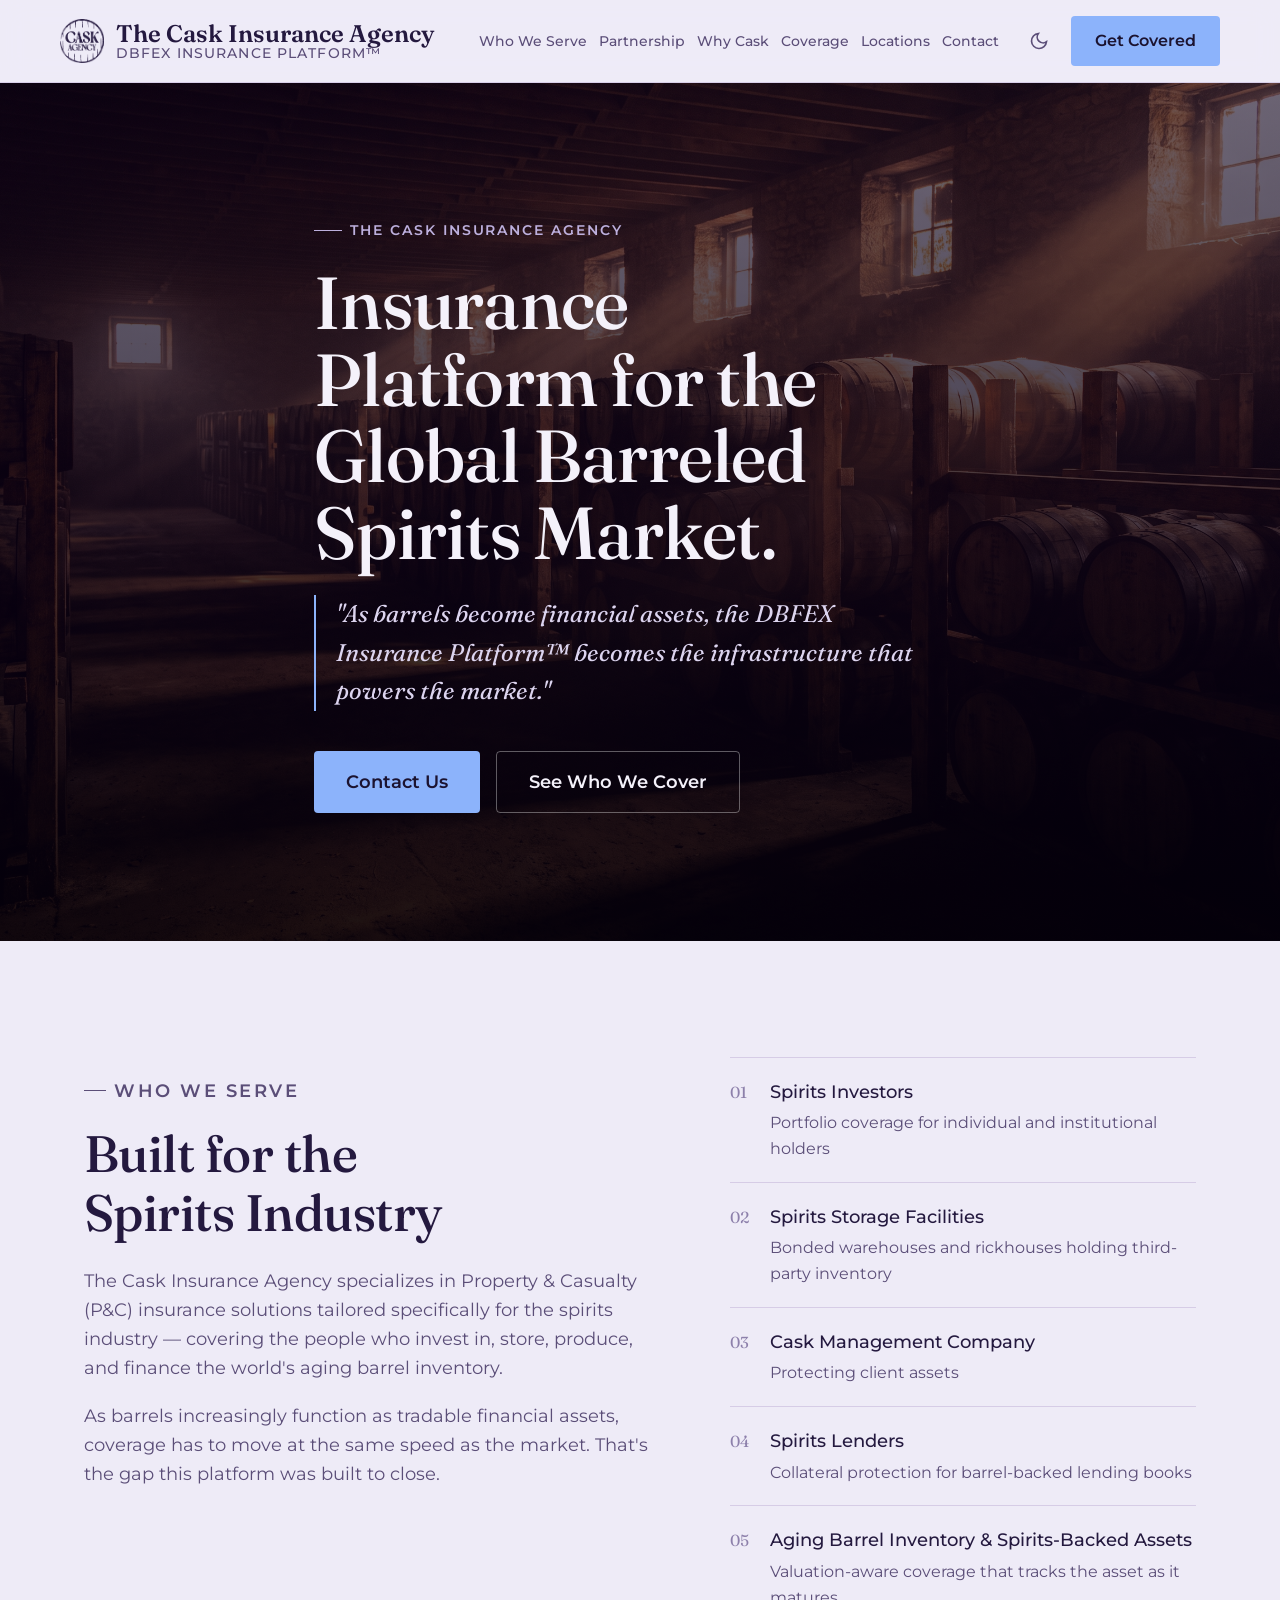
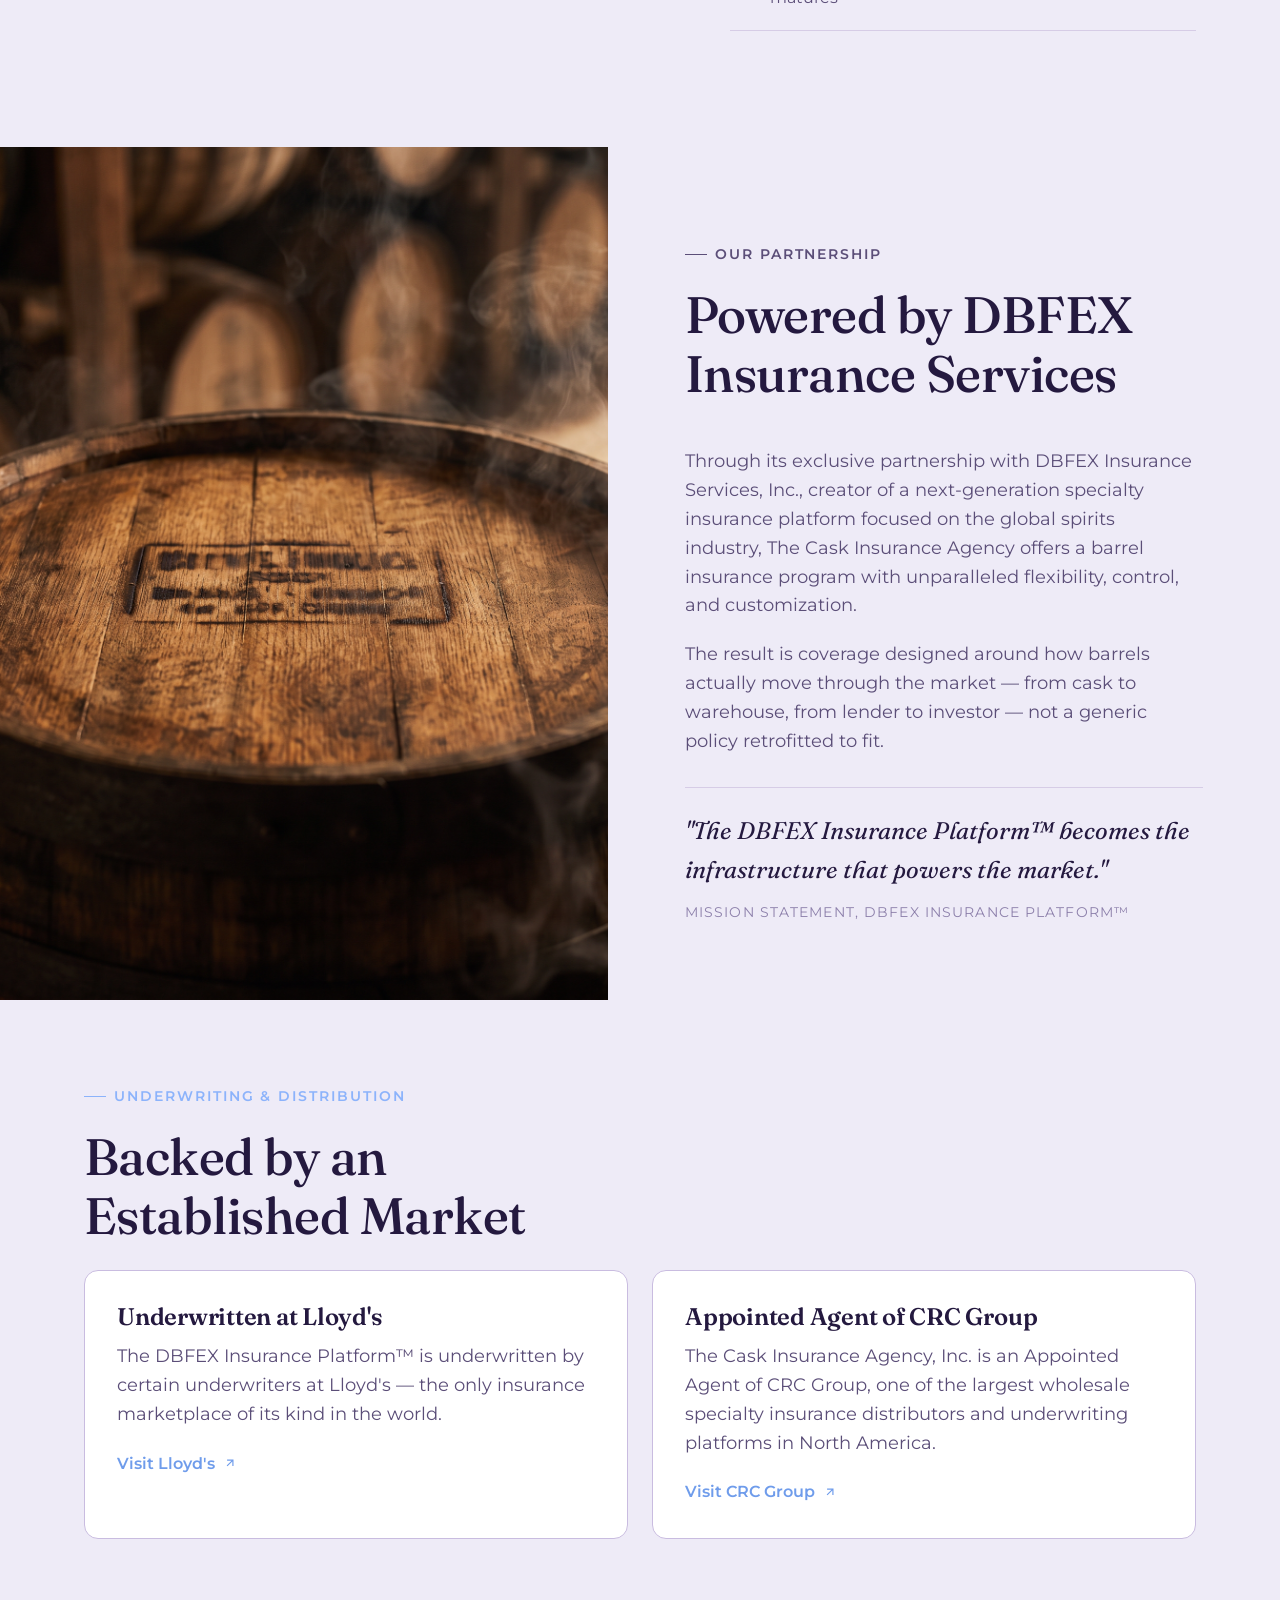
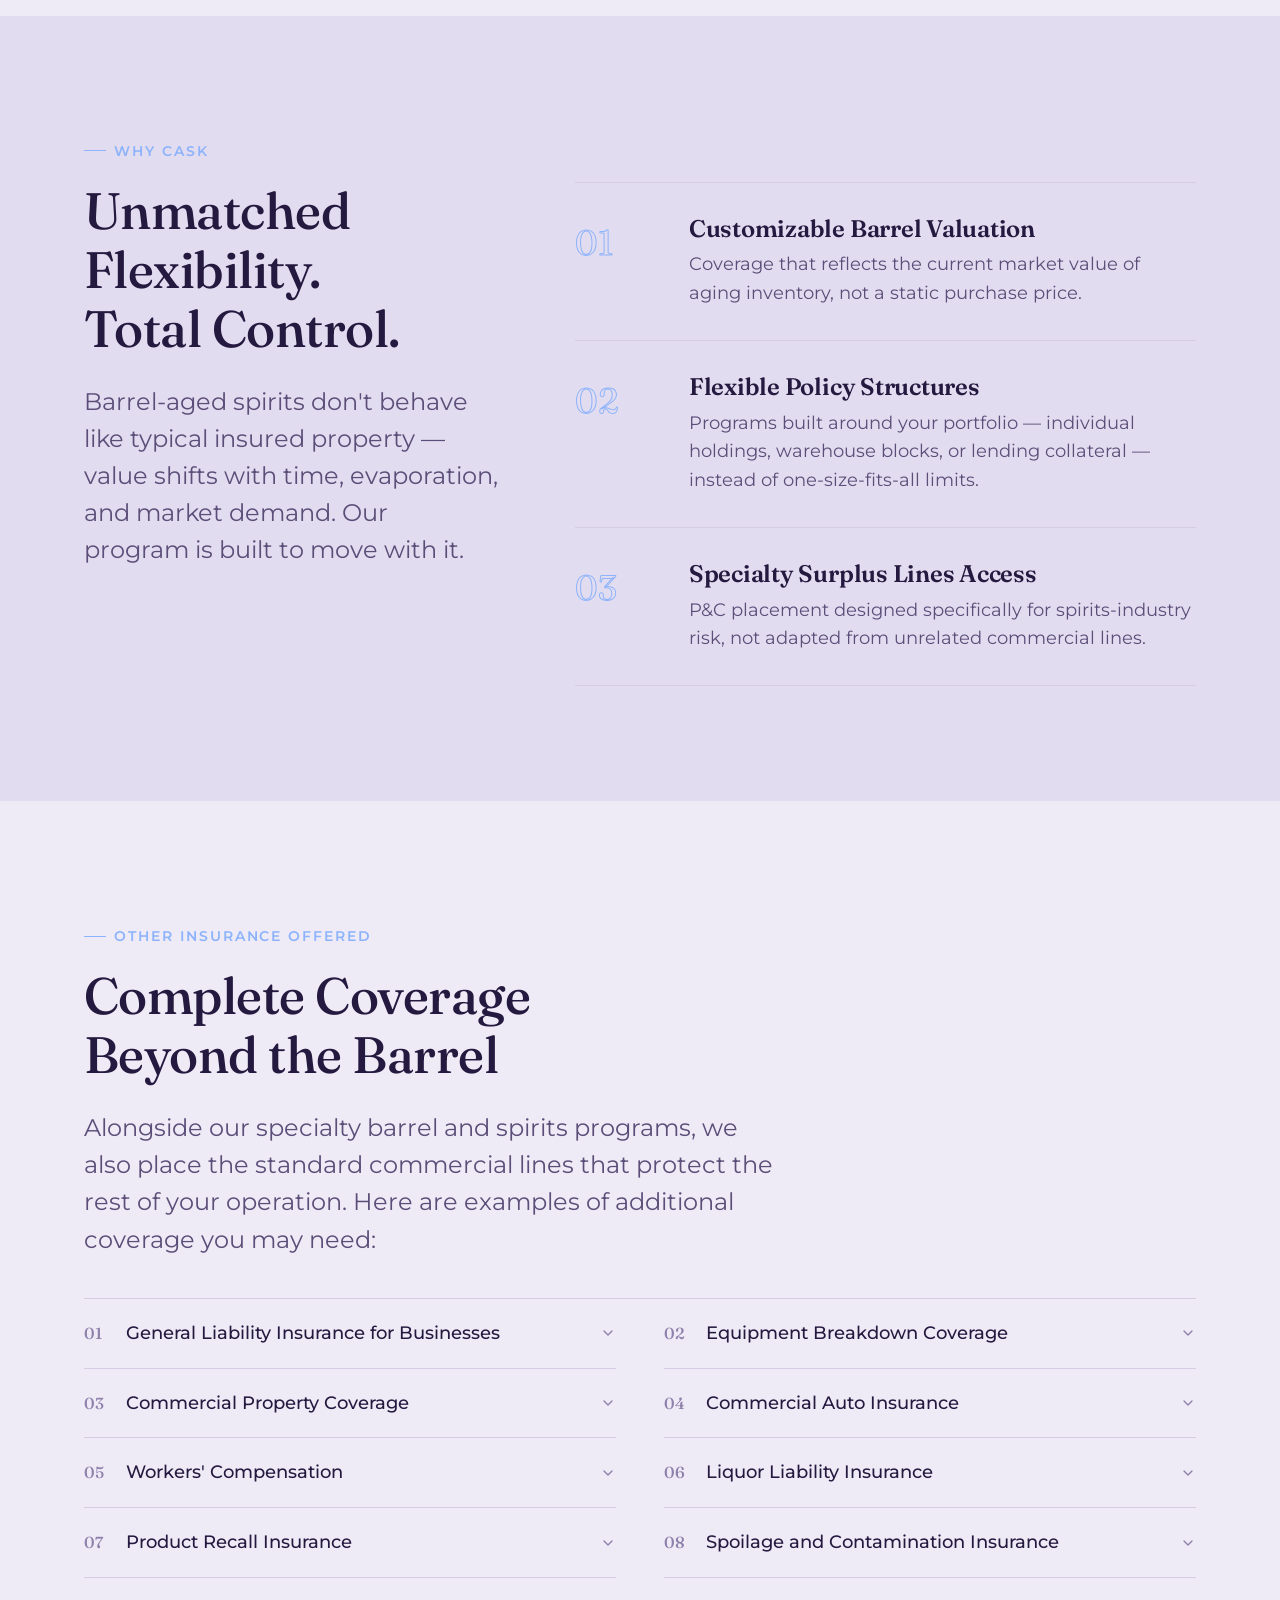
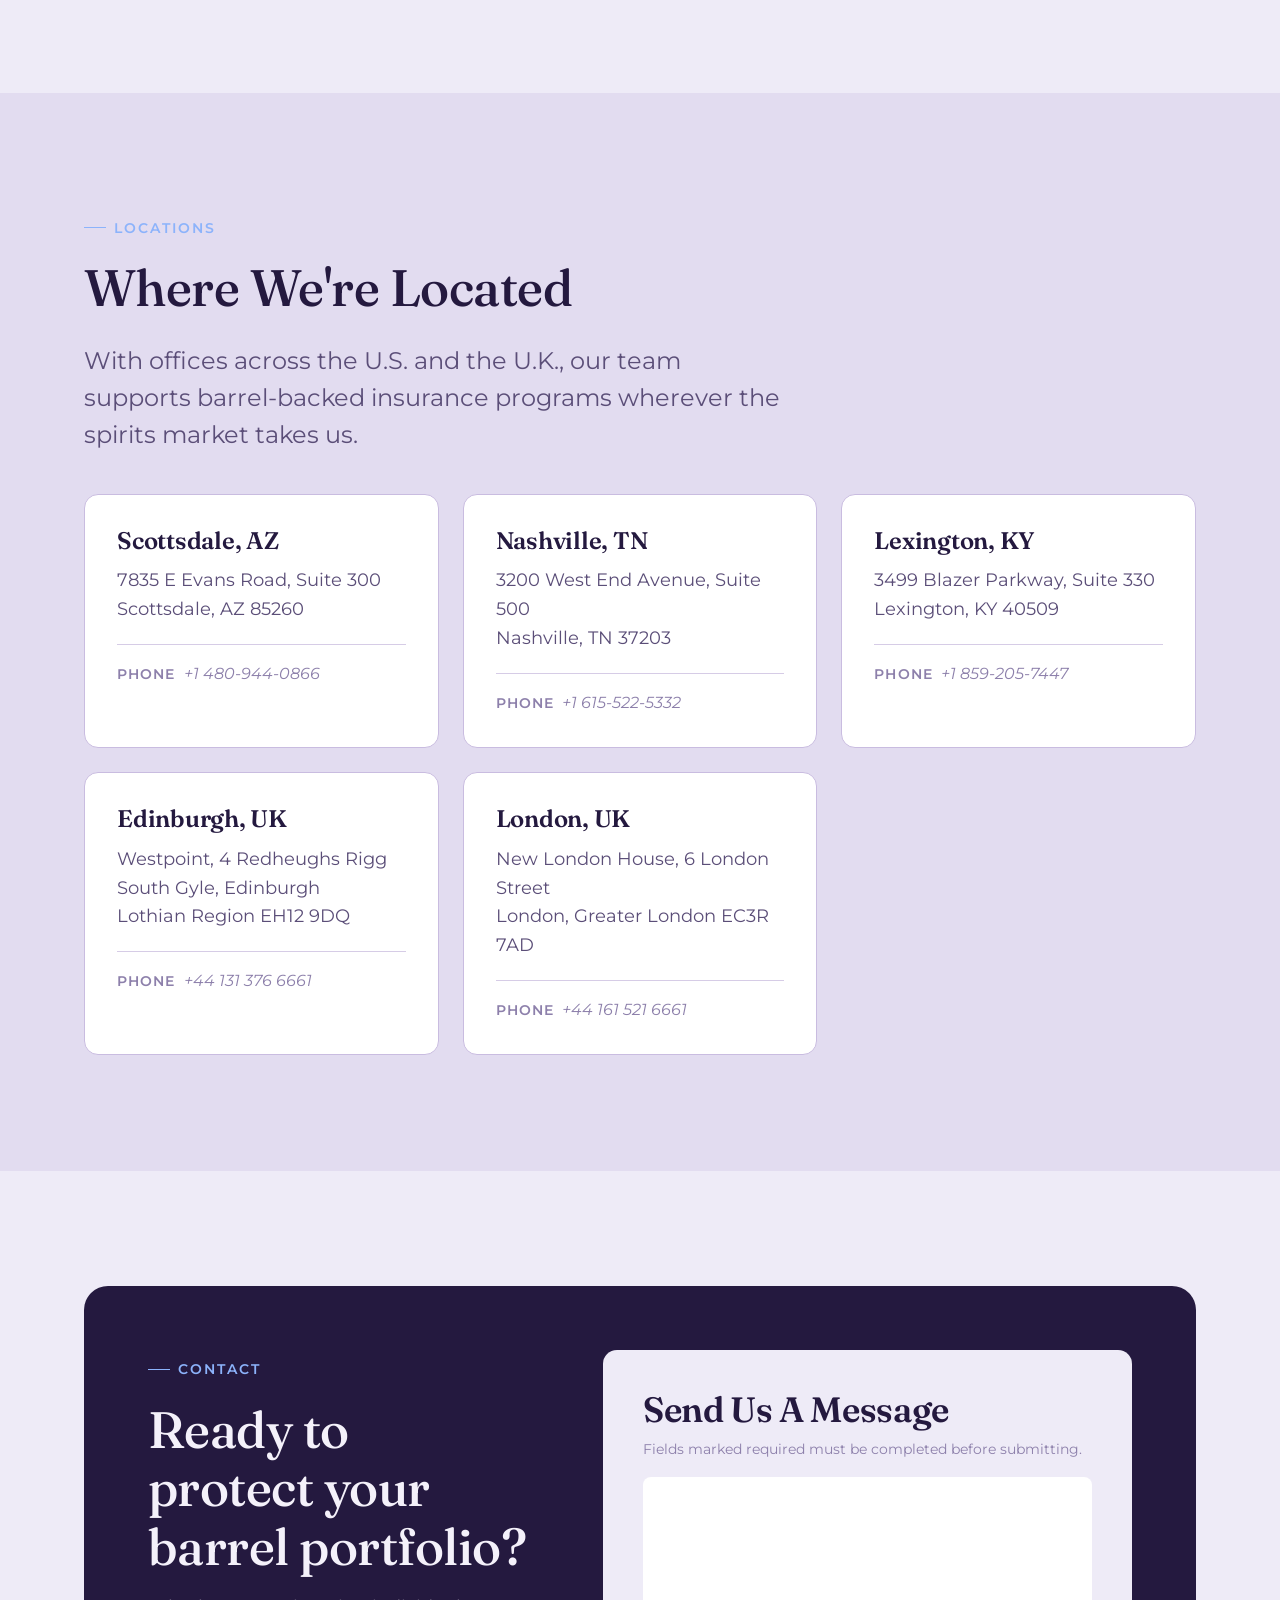
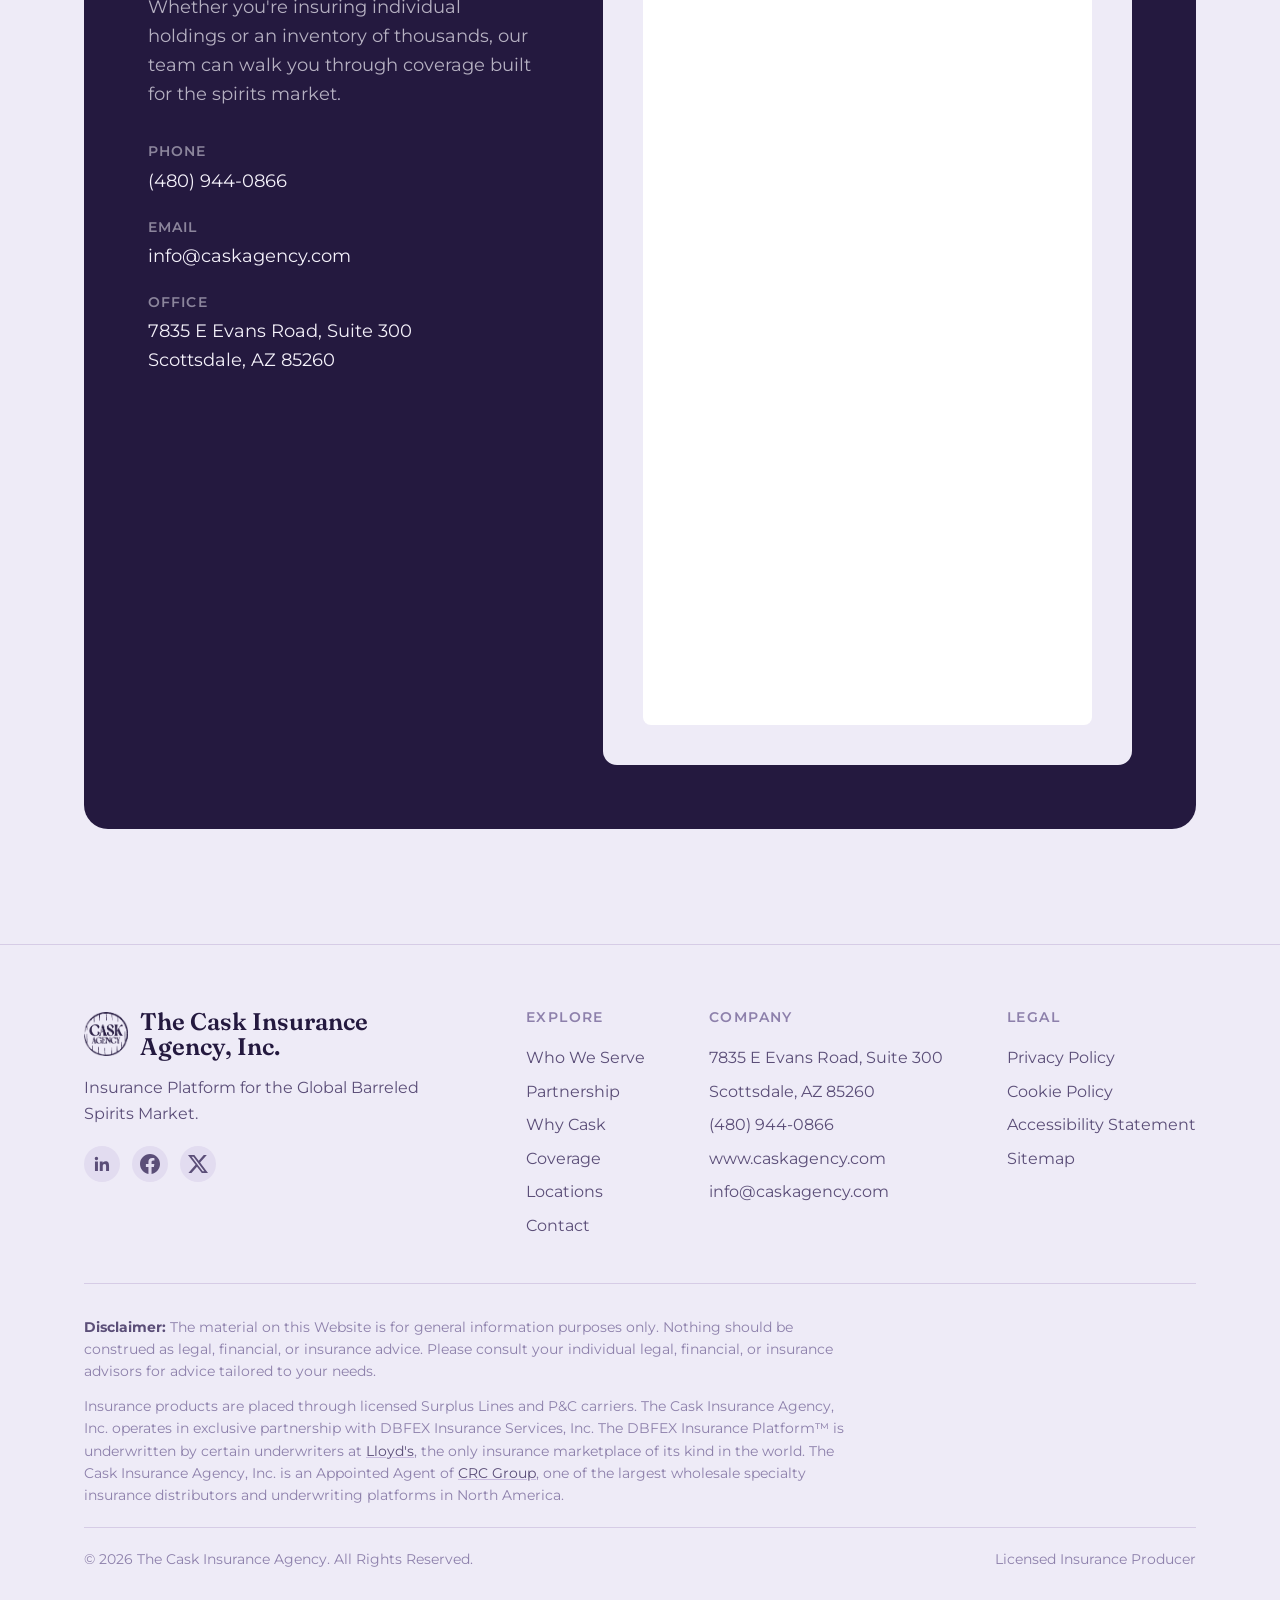
<file: index.html>
<!doctype html>
<html lang="en">
<head>
  <meta charset="UTF-8" />
  <meta name="viewport" content="width=device-width, initial-scale=1.0" />
  <title>The Cask Insurance Agency — Insurance Platform for the Global Barreled Spirits Market</title>
  <meta name="description" content="The Cask Insurance Agency provides P&C insurance for spirits investors, storage facilities, distilleries, lenders, and barrel-backed financial assets — powered by the DBFEX Insurance Platform." />
  <meta property="og:title" content="The Cask Insurance Agency" />
  <meta property="og:description" content="Insurance Platform for the Global Barreled Spirits Market." />
  <meta property="og:type" content="website" />
  <meta property="og:url" content="https://www.caskagency.com" />

  <link rel="preconnect" href="https://fonts.googleapis.com" />
  <link rel="preconnect" href="https://fonts.gstatic.com" crossorigin />
  <link href="https://fonts.googleapis.com/css2?family=Fraunces:ital,opsz,wght@0,9..144,300..700;1,9..144,400..600&family=Montserrat:wght@400;500;600;700&display=swap" rel="stylesheet" />

  <link rel="stylesheet" href="./base.css" />
  <link rel="stylesheet" href="./style.css" />

  <!-- Favicon: official Cask Agency stamp mark -->
  <link rel="icon" type="image/png" sizes="64x64" href="./assets/favicon-64.png" />
  <link rel="icon" type="image/png" sizes="32x32" href="./assets/favicon-32.png" />
  <link rel="apple-touch-icon" href="./assets/favicon.png" />
  <!-- Google Analytics 4 -->
  <script async src="https://www.googletagmanager.com/gtag/js?id=G-D5Y85QD60T"></script>
  <script>
    window.dataLayer = window.dataLayer || [];
    function gtag(){dataLayer.push(arguments);}
    gtag('js', new Date());
    gtag('config', 'G-D5Y85QD60T');
  </script>
</head>
<body>
  <a href="#main" class="skip-link">Skip to content</a>

  <header class="header" data-header>
    <div class="container header__inner">
      <a href="#top" class="brand" aria-label="Cask Agency, home">
        <img src="./assets/logo-dark-purple.png" alt="Cask Agency" class="brand__mark brand__mark--light" width="44" height="44" />
        <img src="./assets/logo-cream.png" alt="Cask Agency" class="brand__mark brand__mark--dark" width="44" height="44" />
        <span class="brand__name">The Cask Insurance Agency<small>DBFEX Insurance Platform&trade;</small></span>
      </a>

      <nav class="nav" aria-label="Primary">
        <ul class="nav__links" role="list">
          <li><a href="#who-we-serve">Who We Serve</a></li>
          <li><a href="#partnership">Partnership</a></li>
          <li><a href="#why-cask">Why Cask</a></li>
          <li><a href="#other-coverage">Coverage</a></li>
          <li><a href="#locations">Locations</a></li>
          <li><a href="#contact">Contact</a></li>
        </ul>
        <div class="nav__actions">
          <button class="theme-toggle" data-theme-toggle aria-label="Switch to light mode">
            <svg width="20" height="20" viewBox="0 0 24 24" fill="none" stroke="currentColor" stroke-width="2"><path d="M21 12.79A9 9 0 1 1 11.21 3 7 7 0 0 0 21 12.79z"/></svg>
          </button>
          <a href="#contact" class="btn btn--primary">Get Covered</a>
          <button class="nav-toggle" data-nav-toggle aria-label="Open menu" aria-expanded="false">
            <svg width="22" height="22" viewBox="0 0 24 24" fill="none" stroke="currentColor" stroke-width="2"><path d="M3 6h18M3 12h18M3 18h18"/></svg>
          </button>
        </div>
      </nav>
    </div>
  </header>

  <main id="main">
    <!-- ============ HERO ============ -->
    <section class="hero" id="top">
      <div class="hero__bg">
        <img src="./assets/hero-warehouse.png" alt="Rows of oak whiskey barrels aging in a warm, sunlit rickhouse warehouse" width="1600" height="900" loading="eager" decoding="async" />
        <div class="hero__scrim"></div>
      </div>
      <div class="container hero__content">
        <p class="hero__eyebrow">The Cask Insurance Agency</p>
        <h1>Insurance Platform for the Global Barreled Spirits Market.</h1>
        <p class="hero__mission">"As barrels become financial assets, the DBFEX Insurance Platform&trade; becomes the infrastructure that powers the market."</p>
        <div class="hero__actions">
          <a href="#contact" class="btn btn--primary btn--lg">Contact Us</a>
          <a href="#who-we-serve" class="btn btn--ghost btn--lg">See Who We Cover</a>
        </div>
      </div>
    </section>

    <!-- ============ WHO WE SERVE ============ -->
    <section class="section" id="who-we-serve">
      <div class="container">
        <div class="serve">
          <div class="serve__copy">
            <p class="eyebrow">Who We Serve</p>
            <h2 class="section__title">Built for the Spirits Industry</h2>
            <p>The Cask Insurance Agency specializes in Property &amp; Casualty (P&amp;C) insurance solutions tailored specifically for the spirits industry — covering the people who invest in, store, produce, and finance the world's aging barrel inventory.</p>
            <p>As barrels increasingly function as tradable financial assets, coverage has to move at the same speed as the market. That's the gap this platform was built to close.</p>
          </div>
          <div class="serve__list" role="list">
            <div class="serve__item" role="listitem">
              <span class="serve__index">01</span>
              <span class="serve__label">Spirits Investors<span>Portfolio coverage for individual and institutional holders</span></span>
            </div>
            <div class="serve__item" role="listitem">
              <span class="serve__index">02</span>
              <span class="serve__label">Spirits Storage Facilities<span>Bonded warehouses and rickhouses holding third-party inventory</span></span>
            </div>
            <div class="serve__item" role="listitem">
              <span class="serve__index">03</span>
              <span class="serve__label">Cask Management Company<span>Protecting client assets</span></span>
            </div>
            <div class="serve__item" role="listitem">
              <span class="serve__index">04</span>
              <span class="serve__label">Spirits Lenders<span>Collateral protection for barrel-backed lending books</span></span>
            </div>
            <div class="serve__item" role="listitem">
              <span class="serve__index">05</span>
              <span class="serve__label">Aging Barrel Inventory &amp; Spirits-Backed Assets<span>Valuation-aware coverage that tracks the asset as it matures</span></span>
            </div>
          </div>
        </div>
      </div>
    </section>

    <!-- ============ PARTNERSHIP ============ -->
    <section class="partnership" id="partnership">
      <div class="partnership__media">
        <img src="./assets/barrel-detail.png" alt="Close-up of a branded oak whiskey barrel head with warm light and rising steam" width="1200" height="900" loading="lazy" decoding="async" />
      </div>
      <div class="partnership__text">
        <p class="eyebrow">Our Partnership</p>
        <h2 class="section__title">Powered by DBFEX Insurance Services</h2>
        <p>Through its exclusive partnership with DBFEX Insurance Services, Inc., creator of a next-generation specialty insurance platform focused on the global spirits industry, The Cask Insurance Agency offers a barrel insurance program with unparalleled flexibility, control, and customization.</p>
        <p>The result is coverage designed around how barrels actually move through the market — from cask to warehouse, from lender to investor — not a generic policy retrofitted to fit.</p>
        <blockquote class="partnership__quote">
          "The DBFEX Insurance Platform&trade; becomes the infrastructure that powers the market."
          <cite>Mission Statement, DBFEX Insurance Platform&trade;</cite>
        </blockquote>
      </div>
    </section>

    <!-- ============ UNDERWRITING & DISTRIBUTION ============ -->
    <section class="section section--tight" id="backing">
      <div class="container">
        <p class="eyebrow">Underwriting &amp; Distribution</p>
        <h2 class="section__title">Backed by an Established Market</h2>
        <div class="backing__grid">
          <div class="backing__card">
            <h3>Underwritten at Lloyd's</h3>
            <p>The DBFEX Insurance Platform&trade; is underwritten by certain underwriters at Lloyd's — the only insurance marketplace of its kind in the world.</p>
            <a href="https://www.lloyds.com" target="_blank" rel="noopener" class="backing__link">
              Visit Lloyd's
              <svg width="14" height="14" viewBox="0 0 24 24" fill="none" stroke="currentColor" stroke-width="2" aria-hidden="true"><path d="M7 17L17 7M7 7h10v10"/></svg>
            </a>
          </div>
          <div class="backing__card">
            <h3>Appointed Agent of CRC Group</h3>
            <p>The Cask Insurance Agency, Inc. is an Appointed Agent of CRC Group, one of the largest wholesale specialty insurance distributors and underwriting platforms in North America.</p>
            <a href="https://www.crcgroup.com" target="_blank" rel="noopener" class="backing__link">
              Visit CRC Group
              <svg width="14" height="14" viewBox="0 0 24 24" fill="none" stroke="currentColor" stroke-width="2" aria-hidden="true"><path d="M7 17L17 7M7 7h10v10"/></svg>
            </a>
          </div>
        </div>
      </div>
    </section>

    <!-- ============ WHY CASK ============ -->
    <section class="section section--offset" id="why-cask">
      <div class="container">
        <p class="eyebrow">Why Cask</p>
        <div class="why">
          <div>
            <h2 class="section__title">Unmatched Flexibility.<br />Total Control.</h2>
            <p class="section__lede">Barrel-aged spirits don't behave like typical insured property — value shifts with time, evaporation, and market demand. Our program is built to move with it.</p>
          </div>
          <div class="why__list">
            <div class="why__item">
              <span class="why__num" aria-hidden="true">01</span>
              <div>
                <h3>Customizable Barrel Valuation</h3>
                <p>Coverage that reflects the current market value of aging inventory, not a static purchase price.</p>
              </div>
            </div>
            <div class="why__item">
              <span class="why__num" aria-hidden="true">02</span>
              <div>
                <h3>Flexible Policy Structures</h3>
                <p>Programs built around your portfolio — individual holdings, warehouse blocks, or lending collateral — instead of one-size-fits-all limits.</p>
              </div>
            </div>
            <div class="why__item">
              <span class="why__num" aria-hidden="true">03</span>
              <div>
                <h3>Specialty Surplus Lines Access</h3>
                <p>P&amp;C placement designed specifically for spirits-industry risk, not adapted from unrelated commercial lines.</p>
              </div>
            </div>
          </div>
        </div>
      </div>
    </section>

    <!-- ============ OTHER INSURANCE OFFERED ============ -->
    <section class="section" id="other-coverage">
      <div class="container">
        <p class="eyebrow">Other Insurance Offered</p>
        <h2 class="section__title">Complete Coverage Beyond the Barrel</h2>
        <p class="section__lede">Alongside our specialty barrel and spirits programs, we also place the standard commercial lines that protect the rest of your operation. Here are examples of additional coverage you may need:</p>
        <div class="coverage__grid" role="list">
          <details class="coverage__item" role="listitem">
            <summary class="coverage__summary">
              <span class="coverage__index">01</span>
              <span class="coverage__label">General Liability Insurance for Businesses</span>
              <svg class="coverage__chevron" width="16" height="16" viewBox="0 0 24 24" fill="none" stroke="currentColor" stroke-width="2" stroke-linecap="round" stroke-linejoin="round" aria-hidden="true"><path d="M6 9l6 6 6-6"/></svg>
            </summary>
            <p class="coverage__description">General liability insurance is one of the most essential coverages that a business can carry. It protects your company from the financial fallout of common accidents, lawsuits and third-party claims that could otherwise jeopardize your operations.</p>
          </details>
          <details class="coverage__item" role="listitem">
            <summary class="coverage__summary">
              <span class="coverage__index">02</span>
              <span class="coverage__label">Equipment Breakdown Coverage</span>
              <svg class="coverage__chevron" width="16" height="16" viewBox="0 0 24 24" fill="none" stroke="currentColor" stroke-width="2" stroke-linecap="round" stroke-linejoin="round" aria-hidden="true"><path d="M6 9l6 6 6-6"/></svg>
            </summary>
            <p class="coverage__description">Equipment breakdown coverage for business pays to repair or replace vital machinery, computers, and electrical systems damaged by sudden internal failures like power surges or motor burnouts. Standard commercial property insurance excludes these mechanical events, but this coverage adds protection for repair costs, lost income, and spoiled inventory.</p>
          </details>
          <details class="coverage__item" role="listitem">
            <summary class="coverage__summary">
              <span class="coverage__index">03</span>
              <span class="coverage__label">Commercial Property Coverage</span>
              <svg class="coverage__chevron" width="16" height="16" viewBox="0 0 24 24" fill="none" stroke="currentColor" stroke-width="2" stroke-linecap="round" stroke-linejoin="round" aria-hidden="true"><path d="M6 9l6 6 6-6"/></svg>
            </summary>
            <p class="coverage__description">Commercial property insurance protects a business's physical assets—including owned or rented buildings, equipment, inventory, and furniture—from unexpected events like fires, storms, or theft. It often includes business interruption coverage to replace lost income if operations halt due to property damage.</p>
          </details>
          <details class="coverage__item" role="listitem">
            <summary class="coverage__summary">
              <span class="coverage__index">04</span>
              <span class="coverage__label">Commercial Auto Insurance</span>
              <svg class="coverage__chevron" width="16" height="16" viewBox="0 0 24 24" fill="none" stroke="currentColor" stroke-width="2" stroke-linecap="round" stroke-linejoin="round" aria-hidden="true"><path d="M6 9l6 6 6-6"/></svg>
            </summary>
            <p class="coverage__description">Commercial auto insurance protects vehicles owned or used by a business.</p>
          </details>
          <details class="coverage__item" role="listitem">
            <summary class="coverage__summary">
              <span class="coverage__index">05</span>
              <span class="coverage__label">Workers' Compensation</span>
              <svg class="coverage__chevron" width="16" height="16" viewBox="0 0 24 24" fill="none" stroke="currentColor" stroke-width="2" stroke-linecap="round" stroke-linejoin="round" aria-hidden="true"><path d="M6 9l6 6 6-6"/></svg>
            </summary>
            <p class="coverage__description">Workers' compensation insurance is a state-mandated, no-fault system that provides medical benefits and wage replacement to employees who suffer job-related injuries or illnesses.</p>
          </details>
          <details class="coverage__item" role="listitem">
            <summary class="coverage__summary">
              <span class="coverage__index">06</span>
              <span class="coverage__label">Liquor Liability Insurance</span>
              <svg class="coverage__chevron" width="16" height="16" viewBox="0 0 24 24" fill="none" stroke="currentColor" stroke-width="2" stroke-linecap="round" stroke-linejoin="round" aria-hidden="true"><path d="M6 9l6 6 6-6"/></svg>
            </summary>
            <p class="coverage__description">Liquor liability insurance is a specific type of commercial coverage that protects businesses if an intoxicated customer causes bodily injury or property damage after being served alcohol. Standard general liability policies exclude alcohol-related incidents for businesses that profit from drink sales, making standalone policies or specific endorsements vital.</p>
          </details>
          <details class="coverage__item" role="listitem">
            <summary class="coverage__summary">
              <span class="coverage__index">07</span>
              <span class="coverage__label">Product Recall Insurance</span>
              <svg class="coverage__chevron" width="16" height="16" viewBox="0 0 24 24" fill="none" stroke="currentColor" stroke-width="2" stroke-linecap="round" stroke-linejoin="round" aria-hidden="true"><path d="M6 9l6 6 6-6"/></svg>
            </summary>
            <p class="coverage__description">Product recall insurance is a specialized business policy that covers the direct financial costs of removing a defective, contaminated, or dangerous product from the market.</p>
          </details>
          <details class="coverage__item" role="listitem">
            <summary class="coverage__summary">
              <span class="coverage__index">08</span>
              <span class="coverage__label">Spoilage and Contamination Insurance</span>
              <svg class="coverage__chevron" width="16" height="16" viewBox="0 0 24 24" fill="none" stroke="currentColor" stroke-width="2" stroke-linecap="round" stroke-linejoin="round" aria-hidden="true"><path d="M6 9l6 6 6-6"/></svg>
            </summary>
            <p class="coverage__description">Protecting against losses from spoiled or contaminated products is the essential role of spoilage and contamination insurance for distilleries. This type of insurance provides coverage for losses like loss of inventory, loss of income, and additional expenses incurred to replace or repair the affected products.</p>
          </details>
        </div>
      </div>
    </section>

    <!-- ============ LOCATIONS ============ -->
    <section class="section section--offset" id="locations">
      <div class="container">
        <p class="eyebrow">Locations</p>
        <h2 class="section__title">Where We're Located</h2>
        <p class="section__lede">With offices across the U.S. and the U.K., our team supports barrel-backed insurance programs wherever the spirits market takes us.</p>
        <div class="locations__grid" role="list">
          <div class="locations__card" role="listitem">
            <h3>Scottsdale, AZ</h3>
            <address>7835 E Evans Road, Suite 300<br />Scottsdale, AZ 85260</address>
            <div class="locations__phone">
              <span class="locations__phone-label">Phone</span>
              <a class="locations__phone-value" href="tel:+14809440866">+1 480-944-0866</a>
            </div>
          </div>
          <div class="locations__card" role="listitem">
            <h3>Nashville, TN</h3>
            <address>3200 West End Avenue, Suite 500<br />Nashville, TN 37203</address>
            <div class="locations__phone">
              <span class="locations__phone-label">Phone</span>
              <a class="locations__phone-value" href="tel:+16155225332">+1 615-522-5332</a>
            </div>
          </div>
          <div class="locations__card" role="listitem">
            <h3>Lexington, KY</h3>
            <address>3499 Blazer Parkway, Suite 330<br />Lexington, KY 40509</address>
            <div class="locations__phone">
              <span class="locations__phone-label">Phone</span>
              <a class="locations__phone-value" href="tel:+18592057447">+1 859-205-7447</a>
            </div>
          </div>
          <div class="locations__card" role="listitem">
            <h3>Edinburgh, UK</h3>
            <address>Westpoint, 4 Redheughs Rigg<br />South Gyle, Edinburgh<br />Lothian Region EH12 9DQ</address>
            <div class="locations__phone">
              <span class="locations__phone-label">Phone</span>
              <a class="locations__phone-value" href="tel:+441313766661">+44 131 376 6661</a>
            </div>
          </div>
          <div class="locations__card" role="listitem">
            <h3>London, UK</h3>
            <address>New London House, 6 London Street<br />London, Greater London EC3R 7AD</address>
            <div class="locations__phone">
              <span class="locations__phone-label">Phone</span>
              <a class="locations__phone-value" href="tel:+441615216661">+44 161 521 6661</a>
            </div>
          </div>
        </div>
      </div>
    </section>

    <!-- ============ CTA / CONTACT ============ -->
    <section class="section" id="contact">
      <div class="container">
        <div class="contact">
          <div class="contact__intro">
            <p class="eyebrow">Contact</p>
            <h2 class="cta__title">Ready to protect your barrel portfolio?</h2>
            <p class="cta__lede">Whether you're insuring individual holdings or an inventory of thousands, our team can walk you through coverage built for the spirits market.</p>
            <ul class="contact__details" role="list">
              <li>
                <span class="contact__label">Phone</span>
                <a href="tel:+14809440866">(480) 944-0866</a>
              </li>
              <li>
                <span class="contact__label">Email</span>
                <a href="mailto:info@caskagency.com">info@caskagency.com</a>
              </li>
              <li>
                <span class="contact__label">Office</span>
                <span>7835 E Evans Road, Suite 300<br />Scottsdale, AZ 85260</span>
              </li>
            </ul>
          </div>

          <div class="contact__form">
            <h3 class="contact__form-title">Send Us A Message</h3>
            <p class="contact__required-note">Fields marked required must be completed before submitting.</p>
            <div class="contact__tally-wrap">
              <iframe
                data-tally-src="https://tally.so/embed/RGQ8vp?alignLeft=1&hideTitle=1&transparentBackground=1&dynamicHeight=1"
                loading="lazy"
                width="100%"
                height="832"
                frameborder="0"
                marginheight="0"
                marginwidth="0"
                title="Cask Agency Contact Form"
              ></iframe>
            </div>
          </div>
        </div>
      </div>
    </section>
  </main>

  <footer class="footer">
    <div class="container">
      <div class="footer__top">
        <div class="footer__brand">
          <a href="#top" class="brand" aria-label="Cask Agency, home">
            <img src="./assets/logo-dark-purple.png" alt="Cask Agency" class="brand__mark brand__mark--light" width="44" height="44" />
            <img src="./assets/logo-cream.png" alt="Cask Agency" class="brand__mark brand__mark--dark" width="44" height="44" />
            <span class="brand__name">The Cask Insurance Agency, Inc.</span>
          </a>
          <p>Insurance Platform for the Global Barreled Spirits Market.</p>
          <div class="footer__social">
            <a href="https://www.linkedin.com/company/the-cask-insurance-agency/" target="_blank" rel="noopener" aria-label="The Cask Insurance Agency on LinkedIn" class="footer__social-link">
              <svg width="20" height="20" viewBox="0 0 24 24" fill="currentColor" aria-hidden="true"><path d="M20.45 20.45h-3.56v-5.57c0-1.33-.02-3.03-1.85-3.03-1.85 0-2.14 1.44-2.14 2.94v5.66H9.35V9h3.41v1.56h.05c.48-.9 1.64-1.85 3.37-1.85 3.6 0 4.27 2.37 4.27 5.45v6.29zM5.34 7.43a2.06 2.06 0 1 1 0-4.13 2.06 2.06 0 0 1 0 4.13zM7.12 20.45H3.56V9h3.56v11.45z"/></svg>
            </a>
            <a href="https://www.facebook.com/CaskAgency" target="_blank" rel="noopener" aria-label="The Cask Insurance Agency on Facebook" class="footer__social-link">
              <svg width="20" height="20" viewBox="0 0 24 24" fill="currentColor" aria-hidden="true"><path d="M24 12.073c0-6.627-5.373-12-12-12s-12 5.373-12 12c0 5.99 4.388 10.954 10.125 11.854v-8.385H7.078v-3.47h3.047V9.43c0-3.007 1.792-4.669 4.533-4.669 1.312 0 2.686.235 2.686.235v2.953H15.83c-1.491 0-1.956.925-1.956 1.874v2.25h3.328l-.532 3.47h-2.796v8.385C19.612 23.027 24 18.062 24 12.073z"/></svg>
            </a>
            <a href="https://x.com/CaskAgency" target="_blank" rel="noopener" aria-label="The Cask Insurance Agency on X" class="footer__social-link">
              <svg width="20" height="20" viewBox="0 0 24 24" fill="currentColor" aria-hidden="true"><path d="M18.901 1.153h3.68l-8.04 9.19L24 22.846h-7.406l-5.8-7.584-6.638 7.584H.474l8.6-9.83L0 1.154h7.594l5.243 6.932ZM17.61 20.644h2.039L6.486 3.24H4.298Z"/></svg>
            </a>
          </div>
        </div>
        <div class="footer__cols">
          <div class="footer__col">
            <h4>Explore</h4>
            <a href="#who-we-serve">Who We Serve</a>
            <a href="#partnership">Partnership</a>
            <a href="#why-cask">Why Cask</a>
            <a href="#other-coverage">Coverage</a>
            <a href="#locations">Locations</a>
            <a href="#contact">Contact</a>
          </div>
          <div class="footer__col">
            <h4>Company</h4>
            <span>7835 E Evans Road, Suite 300</span>
            <span>Scottsdale, AZ 85260</span>
            <a href="tel:+14809440866">(480) 944-0866</a>
            <a href="https://www.caskagency.com">www.caskagency.com</a>
            <a href="mailto:info@caskagency.com">info@caskagency.com</a>
          </div>
          <div class="footer__col">
            <h4>Legal</h4>
            <a href="./privacy-policy.html">Privacy Policy</a>
            <a href="./cookie-policy.html">Cookie Policy</a>
            <a href="./accessibility-statement.html">Accessibility Statement</a>
            <a href="./sitemap.html">Sitemap</a>
          </div>
        </div>
      </div>
      <div class="footer__bottom">
        <div class="footer__legal-block">
          <p class="footer__disclaimer"><strong>Disclaimer:</strong> The material on this Website is for general information purposes only. Nothing should be construed as legal, financial, or insurance advice. Please consult your individual legal, financial, or insurance advisors for advice tailored to your needs.</p>
          <p class="footer__legal">Insurance products are placed through licensed Surplus Lines and P&amp;C carriers. The Cask Insurance Agency, Inc. operates in exclusive partnership with DBFEX Insurance Services, Inc. The DBFEX Insurance Platform&trade; is underwritten by certain underwriters at <a href="https://www.lloyds.com" target="_blank" rel="noopener">Lloyd's</a>, the only insurance marketplace of its kind in the world. The Cask Insurance Agency, Inc. is an Appointed Agent of <a href="https://www.crcgroup.com" target="_blank" rel="noopener">CRC Group</a>, one of the largest wholesale specialty insurance distributors and underwriting platforms in North America.</p>
        </div>
        <div class="footer__copyright-row">
          <p>&copy; 2026 The Cask Insurance Agency. All Rights Reserved.</p>
          <p>Licensed Insurance Producer</p>
        </div>
      </div>
    </div>
  </footer>

  <script src="./app.js" defer></script>
  <script>
    var d = document,
      w = "https://tally.so/widgets/embed.js",
      v = function () {
        "undefined" != typeof Tally
          ? Tally.loadEmbeds()
          : d.querySelectorAll("iframe[data-tally-src]:not([src])").forEach(function (e) {
              e.src = e.dataset.tallySrc;
            });
      };
    if ("undefined" != typeof Tally) v();
    else if (d.querySelector('script[src="' + w + '"]') == null) {
      var s = d.createElement("script");
      (s.src = w), (s.onload = v), (s.onerror = v), d.body.appendChild(s);
    }
  </script>
  <script>
    // Send a GA4 "generate_lead" event when the embedded Tally quote/contact form is submitted.
    window.addEventListener("message", function (e) {
      if (typeof e.origin !== "string" || e.origin.indexOf("tally.so") === -1) return;
      var data = e.data;
      if (typeof data === "string") { try { data = JSON.parse(data); } catch (err) { return; } }
      if (!data || data.event !== "Tally.FormSubmitted") return;
      if (typeof gtag === "function") {
        gtag("event", "generate_lead", {
          form_id: (data.payload && data.payload.formId) || "RGQ8vp",
          form_name: "Quote Request / Contact"
        });
      }
    });
  </script>
</body>
</html>
</file>
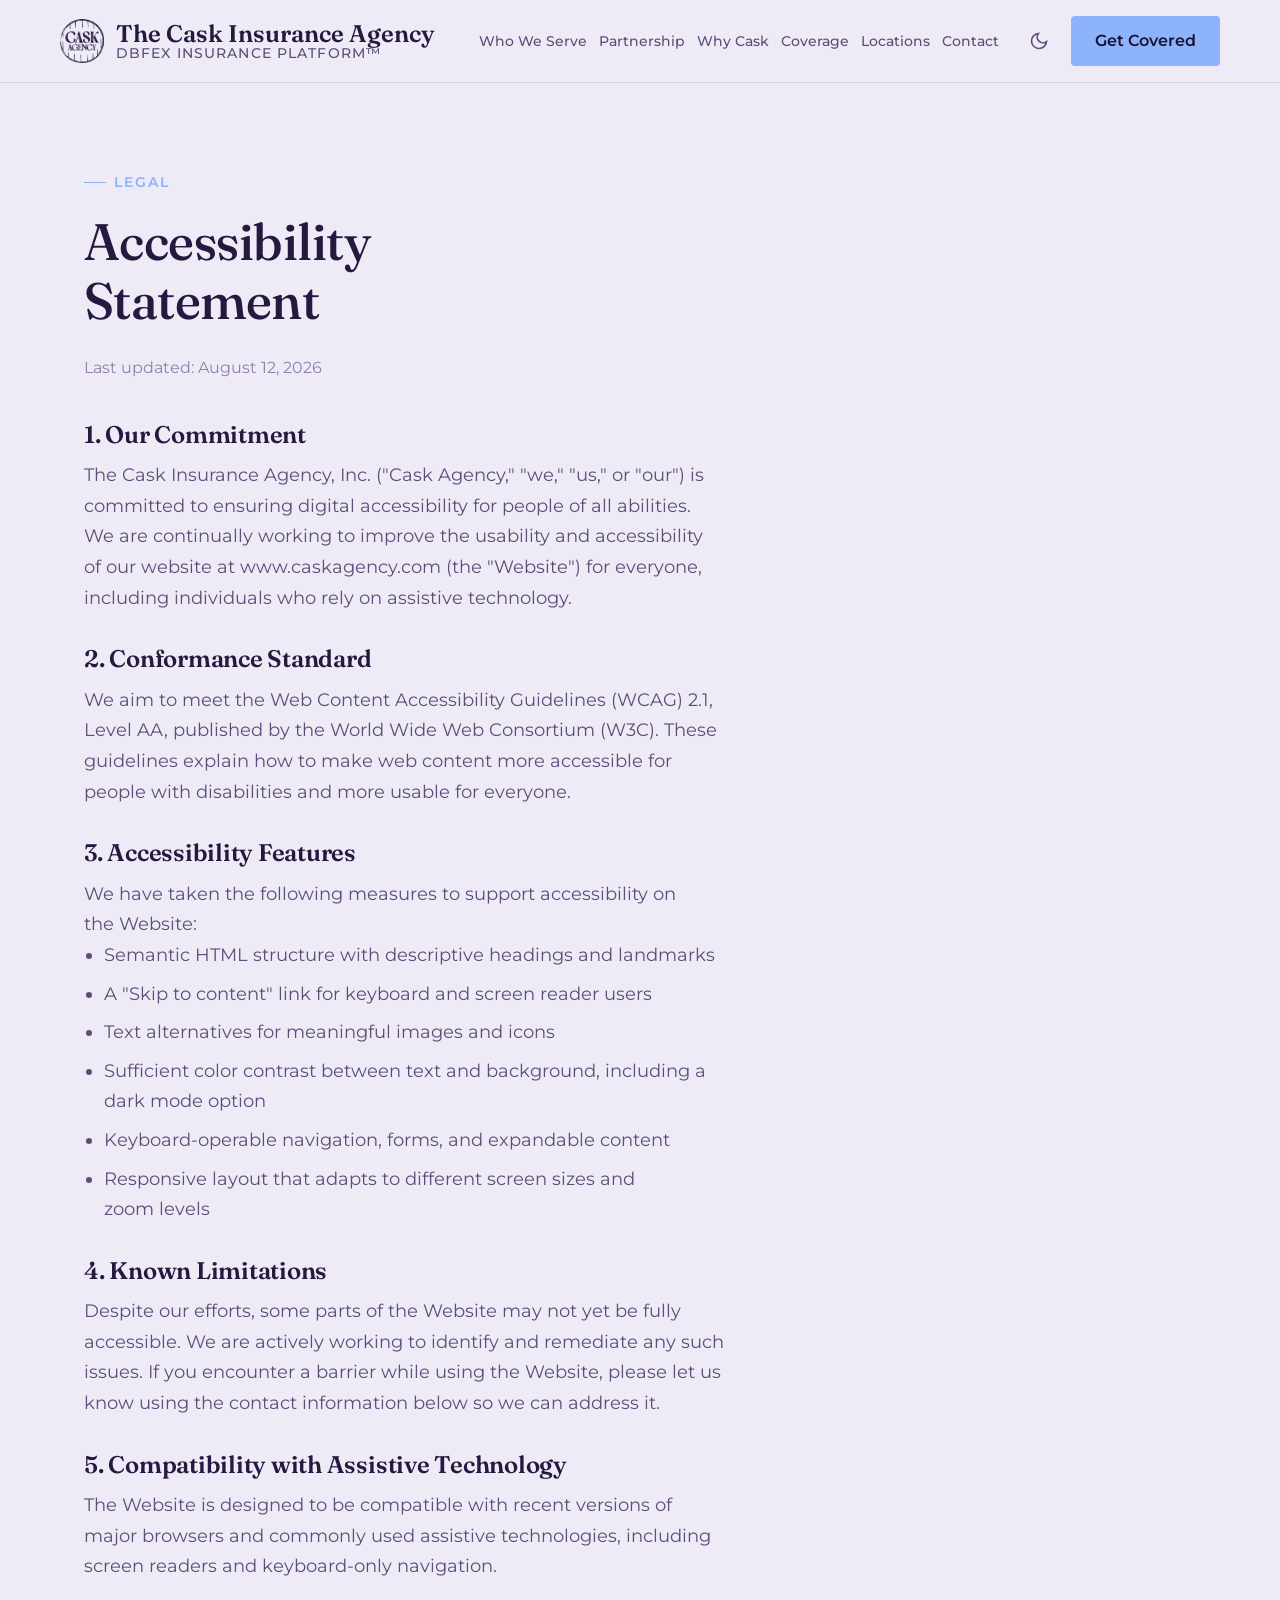
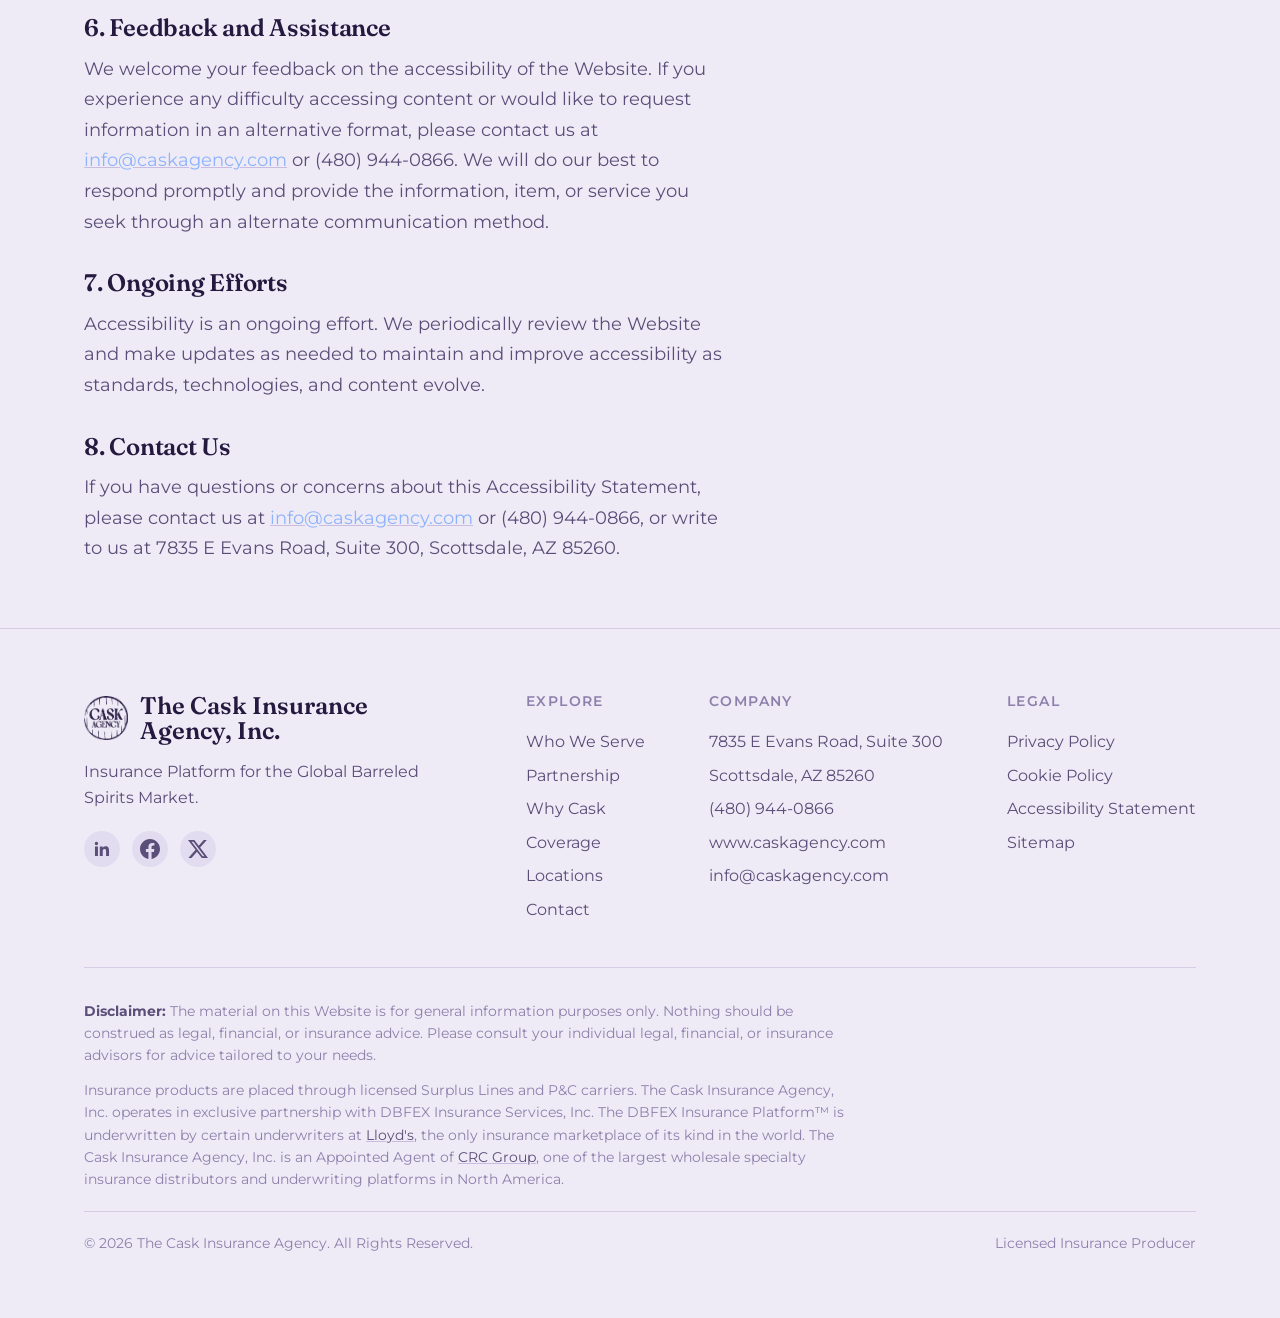
<file: accessibility-statement.html>
<!doctype html>
<html lang="en">
<head>
  <meta charset="UTF-8" />
  <meta name="viewport" content="width=device-width, initial-scale=1.0" />
  <title>Accessibility Statement — The Cask Insurance Agency</title>
  <meta name="description" content="Accessibility Statement for The Cask Insurance Agency, Inc. — our commitment to digital accessibility and how to reach us with feedback." />
  <meta name="robots" content="noindex, follow" />

  <link rel="preconnect" href="https://fonts.googleapis.com" />
  <link rel="preconnect" href="https://fonts.gstatic.com" crossorigin />
  <link href="https://fonts.googleapis.com/css2?family=Fraunces:ital,opsz,wght@0,9..144,300..700;1,9..144,400..600&family=Montserrat:wght@400;500;600;700&display=swap" rel="stylesheet" />

  <link rel="stylesheet" href="./base.css" />
  <link rel="stylesheet" href="./style.css" />

  <link rel="icon" type="image/png" sizes="64x64" href="./assets/favicon-64.png" />
  <link rel="icon" type="image/png" sizes="32x32" href="./assets/favicon-32.png" />
  <link rel="apple-touch-icon" href="./assets/favicon.png" />
  <!-- Google Analytics 4 -->
  <script async src="https://www.googletagmanager.com/gtag/js?id=G-D5Y85QD60T"></script>
  <script>
    window.dataLayer = window.dataLayer || [];
    function gtag(){dataLayer.push(arguments);}
    gtag('js', new Date());
    gtag('config', 'G-D5Y85QD60T');
  </script>
</head>
<body>
  <a href="#main" class="skip-link">Skip to content</a>

  <header class="header" data-header>
    <div class="container header__inner">
      <a href="./index.html#top" class="brand" aria-label="Cask Agency, home">
        <img src="./assets/logo-dark-purple.png" alt="Cask Agency" class="brand__mark brand__mark--light" width="44" height="44" />
        <img src="./assets/logo-cream.png" alt="Cask Agency" class="brand__mark brand__mark--dark" width="44" height="44" />
        <span class="brand__name">The Cask Insurance Agency<small>DBFEX Insurance Platform&trade;</small></span>
      </a>

      <nav class="nav" aria-label="Primary">
        <ul class="nav__links" role="list">
          <li><a href="./index.html#who-we-serve">Who We Serve</a></li>
          <li><a href="./index.html#partnership">Partnership</a></li>
          <li><a href="./index.html#why-cask">Why Cask</a></li>
          <li><a href="./index.html#other-coverage">Coverage</a></li>
          <li><a href="./index.html#locations">Locations</a></li>
          <li><a href="./index.html#contact">Contact</a></li>
        </ul>
        <div class="nav__actions">
          <button class="theme-toggle" data-theme-toggle aria-label="Switch to light mode">
            <svg width="20" height="20" viewBox="0 0 24 24" fill="none" stroke="currentColor" stroke-width="2"><path d="M21 12.79A9 9 0 1 1 11.21 3 7 7 0 0 0 21 12.79z"/></svg>
          </button>
          <a href="./index.html#contact" class="btn btn--primary">Get Covered</a>
          <button class="nav-toggle" data-nav-toggle aria-label="Open menu" aria-expanded="false">
            <svg width="22" height="22" viewBox="0 0 24 24" fill="none" stroke="currentColor" stroke-width="2"><path d="M3 6h18M3 12h18M3 18h18"/></svg>
          </button>
        </div>
      </nav>
    </div>
  </header>

  <main id="main">
    <section class="section legal" id="top">
      <div class="container">
        <div class="legal__header">
          <p class="eyebrow">Legal</p>
          <h1 class="section__title">Accessibility Statement</h1>
          <p class="legal__updated">Last updated: August 12, 2026</p>
        </div>

        <div class="legal__body">
          <div>
            <h2>1. Our Commitment</h2>
            <p>The Cask Insurance Agency, Inc. ("Cask Agency," "we," "us," or "our") is committed to ensuring digital accessibility for people of all abilities. We are continually working to improve the usability and accessibility of our website at www.caskagency.com (the "Website") for everyone, including individuals who rely on assistive technology.</p>
          </div>

          <div>
            <h2>2. Conformance Standard</h2>
            <p>We aim to meet the Web Content Accessibility Guidelines (WCAG) 2.1, Level AA, published by the World Wide Web Consortium (W3C). These guidelines explain how to make web content more accessible for people with disabilities and more usable for everyone.</p>
          </div>

          <div>
            <h2>3. Accessibility Features</h2>
            <p>We have taken the following measures to support accessibility on the Website:</p>
            <ul>
              <li>Semantic HTML structure with descriptive headings and landmarks</li>
              <li>A "Skip to content" link for keyboard and screen reader users</li>
              <li>Text alternatives for meaningful images and icons</li>
              <li>Sufficient color contrast between text and background, including a dark mode option</li>
              <li>Keyboard-operable navigation, forms, and expandable content</li>
              <li>Responsive layout that adapts to different screen sizes and zoom levels</li>
            </ul>
          </div>

          <div>
            <h2>4. Known Limitations</h2>
            <p>Despite our efforts, some parts of the Website may not yet be fully accessible. We are actively working to identify and remediate any such issues. If you encounter a barrier while using the Website, please let us know using the contact information below so we can address it.</p>
          </div>

          <div>
            <h2>5. Compatibility with Assistive Technology</h2>
            <p>The Website is designed to be compatible with recent versions of major browsers and commonly used assistive technologies, including screen readers and keyboard-only navigation.</p>
          </div>

          <div>
            <h2>6. Feedback and Assistance</h2>
            <p>We welcome your feedback on the accessibility of the Website. If you experience any difficulty accessing content or would like to request information in an alternative format, please contact us at <a href="mailto:info@caskagency.com">info@caskagency.com</a> or (480) 944-0866. We will do our best to respond promptly and provide the information, item, or service you seek through an alternate communication method.</p>
          </div>

          <div>
            <h2>7. Ongoing Efforts</h2>
            <p>Accessibility is an ongoing effort. We periodically review the Website and make updates as needed to maintain and improve accessibility as standards, technologies, and content evolve.</p>
          </div>

          <div>
            <h2>8. Contact Us</h2>
            <p>If you have questions or concerns about this Accessibility Statement, please contact us at <a href="mailto:info@caskagency.com">info@caskagency.com</a> or (480) 944-0866, or write to us at 7835 E Evans Road, Suite 300, Scottsdale, AZ 85260.</p>
          </div>
        </div>
      </div>
    </section>
  </main>

  <footer class="footer">
    <div class="container">
      <div class="footer__top">
        <div class="footer__brand">
          <a href="./index.html#top" class="brand" aria-label="Cask Agency, home">
            <img src="./assets/logo-dark-purple.png" alt="Cask Agency" class="brand__mark brand__mark--light" width="44" height="44" />
            <img src="./assets/logo-cream.png" alt="Cask Agency" class="brand__mark brand__mark--dark" width="44" height="44" />
            <span class="brand__name">The Cask Insurance Agency, Inc.</span>
          </a>
          <p>Insurance Platform for the Global Barreled Spirits Market.</p>
          <div class="footer__social">
            <a href="https://www.linkedin.com/company/the-cask-insurance-agency/" target="_blank" rel="noopener" aria-label="The Cask Insurance Agency on LinkedIn" class="footer__social-link">
              <svg width="20" height="20" viewBox="0 0 24 24" fill="currentColor" aria-hidden="true"><path d="M20.45 20.45h-3.56v-5.57c0-1.33-.02-3.03-1.85-3.03-1.85 0-2.14 1.44-2.14 2.94v5.66H9.35V9h3.41v1.56h.05c.48-.9 1.64-1.85 3.37-1.85 3.6 0 4.27 2.37 4.27 5.45v6.29zM5.34 7.43a2.06 2.06 0 1 1 0-4.13 2.06 2.06 0 0 1 0 4.13zM7.12 20.45H3.56V9h3.56v11.45z"/></svg>
            </a>
            <a href="https://www.facebook.com/CaskAgency" target="_blank" rel="noopener" aria-label="The Cask Insurance Agency on Facebook" class="footer__social-link">
              <svg width="20" height="20" viewBox="0 0 24 24" fill="currentColor" aria-hidden="true"><path d="M24 12.073c0-6.627-5.373-12-12-12s-12 5.373-12 12c0 5.99 4.388 10.954 10.125 11.854v-8.385H7.078v-3.47h3.047V9.43c0-3.007 1.792-4.669 4.533-4.669 1.312 0 2.686.235 2.686.235v2.953H15.83c-1.491 0-1.956.925-1.956 1.874v2.25h3.328l-.532 3.47h-2.796v8.385C19.612 23.027 24 18.062 24 12.073z"/></svg>
            </a>
            <a href="https://x.com/CaskAgency" target="_blank" rel="noopener" aria-label="The Cask Insurance Agency on X" class="footer__social-link">
              <svg width="20" height="20" viewBox="0 0 24 24" fill="currentColor" aria-hidden="true"><path d="M18.901 1.153h3.68l-8.04 9.19L24 22.846h-7.406l-5.8-7.584-6.638 7.584H.474l8.6-9.83L0 1.154h7.594l5.243 6.932ZM17.61 20.644h2.039L6.486 3.24H4.298Z"/></svg>
            </a>
          </div>
        </div>
        <div class="footer__cols">
          <div class="footer__col">
            <h4>Explore</h4>
            <a href="./index.html#who-we-serve">Who We Serve</a>
            <a href="./index.html#partnership">Partnership</a>
            <a href="./index.html#why-cask">Why Cask</a>
            <a href="./index.html#other-coverage">Coverage</a>
            <a href="./index.html#locations">Locations</a>
            <a href="./index.html#contact">Contact</a>
          </div>
          <div class="footer__col">
            <h4>Company</h4>
            <span>7835 E Evans Road, Suite 300</span>
            <span>Scottsdale, AZ 85260</span>
            <a href="tel:+14809440866">(480) 944-0866</a>
            <a href="https://www.caskagency.com">www.caskagency.com</a>
            <a href="mailto:info@caskagency.com">info@caskagency.com</a>
          </div>
          <div class="footer__col">
            <h4>Legal</h4>
            <a href="./privacy-policy.html">Privacy Policy</a>
            <a href="./cookie-policy.html">Cookie Policy</a>
            <a href="./accessibility-statement.html">Accessibility Statement</a>
            <a href="./sitemap.html">Sitemap</a>
          </div>
        </div>
      </div>
      <div class="footer__bottom">
        <div class="footer__legal-block">
          <p class="footer__disclaimer"><strong>Disclaimer:</strong> The material on this Website is for general information purposes only. Nothing should be construed as legal, financial, or insurance advice. Please consult your individual legal, financial, or insurance advisors for advice tailored to your needs.</p>
          <p class="footer__legal">Insurance products are placed through licensed Surplus Lines and P&amp;C carriers. The Cask Insurance Agency, Inc. operates in exclusive partnership with DBFEX Insurance Services, Inc. The DBFEX Insurance Platform&trade; is underwritten by certain underwriters at <a href="https://www.lloyds.com" target="_blank" rel="noopener">Lloyd's</a>, the only insurance marketplace of its kind in the world. The Cask Insurance Agency, Inc. is an Appointed Agent of <a href="https://www.crcgroup.com" target="_blank" rel="noopener">CRC Group</a>, one of the largest wholesale specialty insurance distributors and underwriting platforms in North America.</p>
        </div>
        <div class="footer__copyright-row">
          <p>&copy; 2026 The Cask Insurance Agency. All Rights Reserved.</p>
          <p>Licensed Insurance Producer</p>
        </div>
      </div>
    </div>
  </footer>

  <script src="./app.js" defer></script>
</body>
</html>
</file>
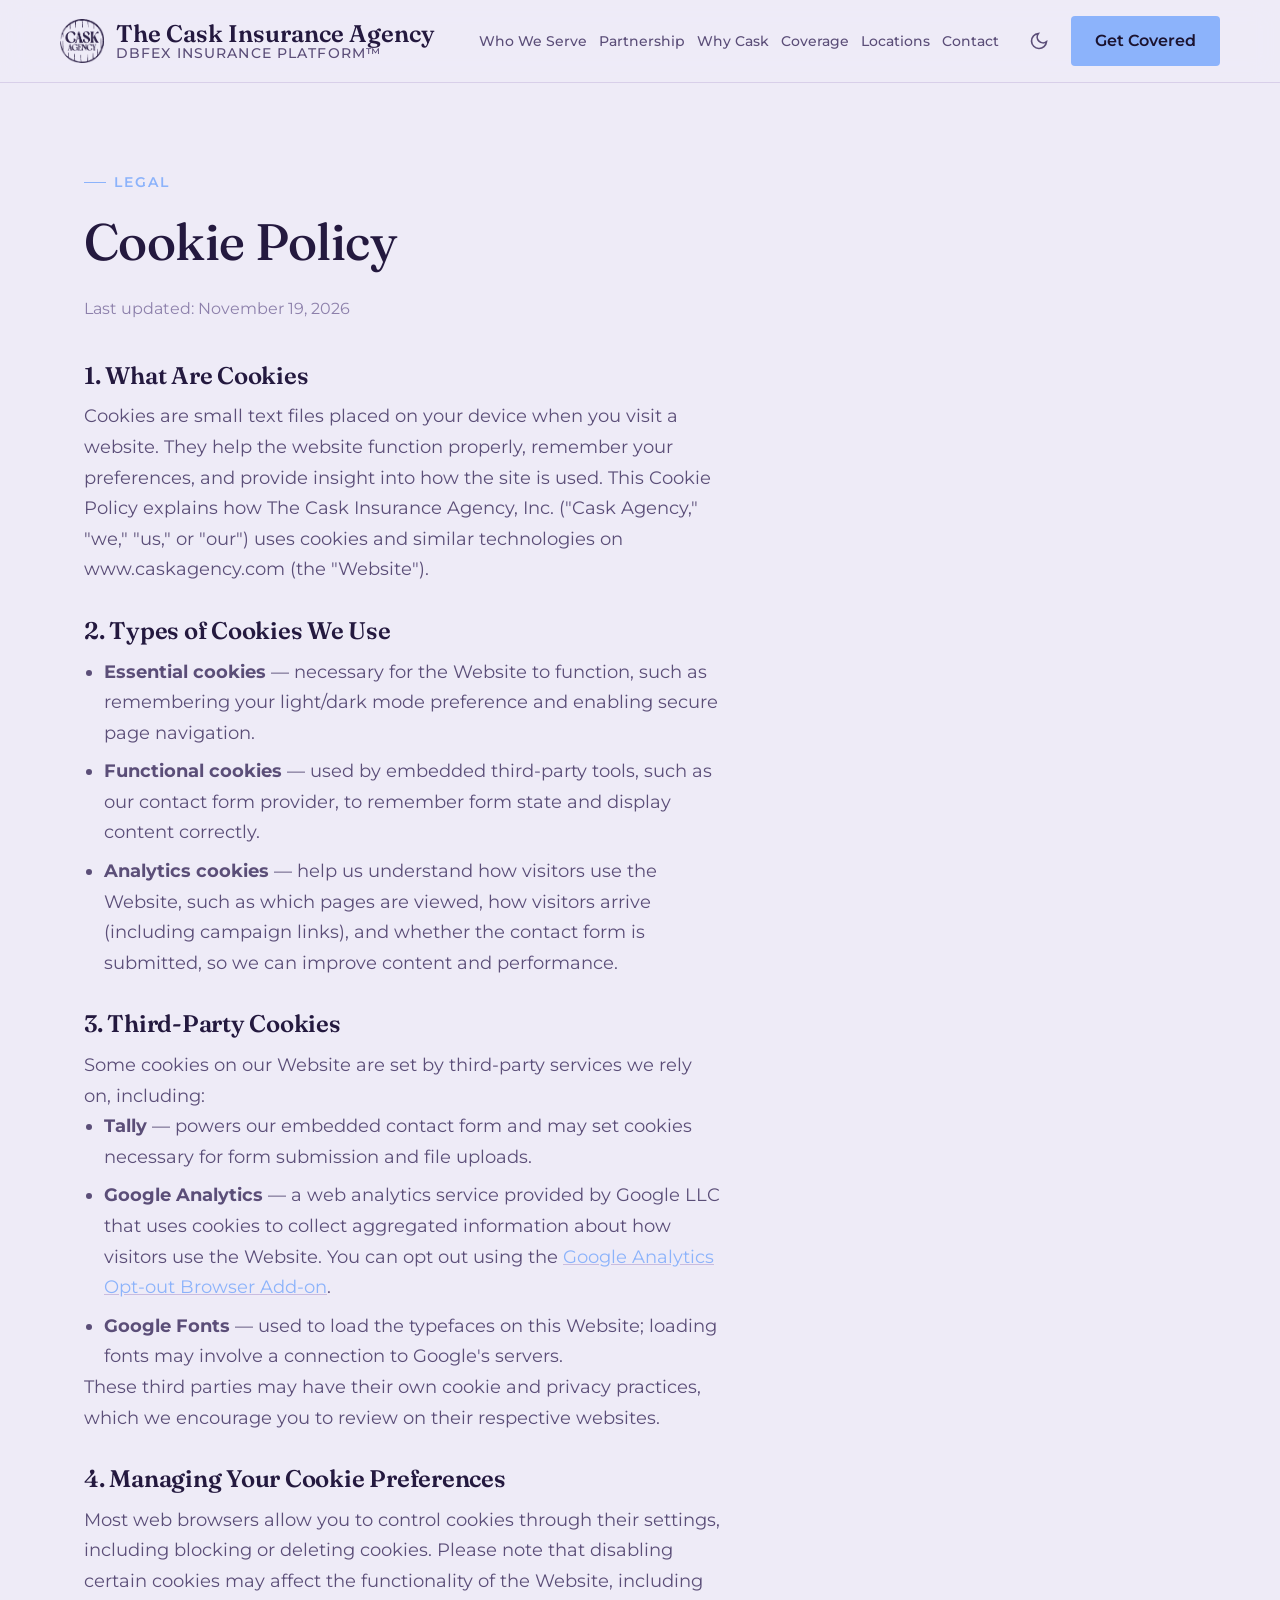
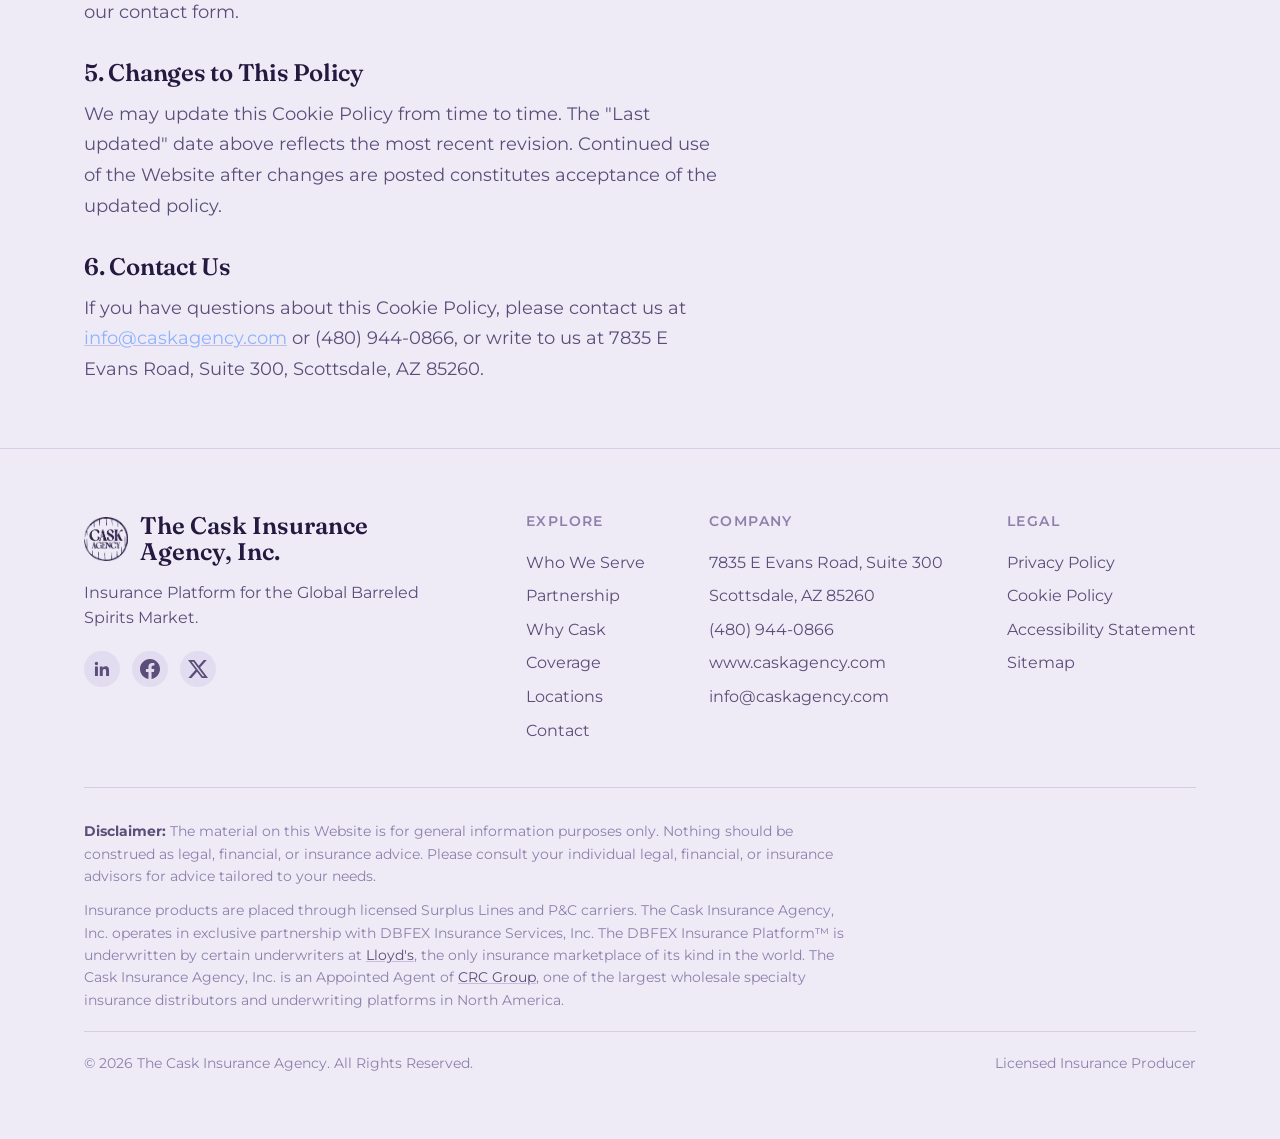
<file: cookie-policy.html>
<!doctype html>
<html lang="en">
<head>
  <meta charset="UTF-8" />
  <meta name="viewport" content="width=device-width, initial-scale=1.0" />
  <title>Cookie Policy — The Cask Insurance Agency</title>
  <meta name="description" content="Cookie Policy for The Cask Insurance Agency, Inc. — how we use cookies and similar technologies on our website." />
  <meta name="robots" content="noindex, follow" />

  <link rel="preconnect" href="https://fonts.googleapis.com" />
  <link rel="preconnect" href="https://fonts.gstatic.com" crossorigin />
  <link href="https://fonts.googleapis.com/css2?family=Fraunces:ital,opsz,wght@0,9..144,300..700;1,9..144,400..600&family=Montserrat:wght@400;500;600;700&display=swap" rel="stylesheet" />

  <link rel="stylesheet" href="./base.css" />
  <link rel="stylesheet" href="./style.css" />

  <link rel="icon" type="image/png" sizes="64x64" href="./assets/favicon-64.png" />
  <link rel="icon" type="image/png" sizes="32x32" href="./assets/favicon-32.png" />
  <link rel="apple-touch-icon" href="./assets/favicon.png" />
  <!-- Google Analytics 4 -->
  <script async src="https://www.googletagmanager.com/gtag/js?id=G-D5Y85QD60T"></script>
  <script>
    window.dataLayer = window.dataLayer || [];
    function gtag(){dataLayer.push(arguments);}
    gtag('js', new Date());
    gtag('config', 'G-D5Y85QD60T');
  </script>
</head>
<body>
  <a href="#main" class="skip-link">Skip to content</a>

  <header class="header" data-header>
    <div class="container header__inner">
      <a href="./index.html#top" class="brand" aria-label="Cask Agency, home">
        <img src="./assets/logo-dark-purple.png" alt="Cask Agency" class="brand__mark brand__mark--light" width="44" height="44" />
        <img src="./assets/logo-cream.png" alt="Cask Agency" class="brand__mark brand__mark--dark" width="44" height="44" />
        <span class="brand__name">The Cask Insurance Agency<small>DBFEX Insurance Platform&trade;</small></span>
      </a>

      <nav class="nav" aria-label="Primary">
        <ul class="nav__links" role="list">
          <li><a href="./index.html#who-we-serve">Who We Serve</a></li>
          <li><a href="./index.html#partnership">Partnership</a></li>
          <li><a href="./index.html#why-cask">Why Cask</a></li>
          <li><a href="./index.html#other-coverage">Coverage</a></li>
          <li><a href="./index.html#locations">Locations</a></li>
          <li><a href="./index.html#contact">Contact</a></li>
        </ul>
        <div class="nav__actions">
          <button class="theme-toggle" data-theme-toggle aria-label="Switch to light mode">
            <svg width="20" height="20" viewBox="0 0 24 24" fill="none" stroke="currentColor" stroke-width="2"><path d="M21 12.79A9 9 0 1 1 11.21 3 7 7 0 0 0 21 12.79z"/></svg>
          </button>
          <a href="./index.html#contact" class="btn btn--primary">Get Covered</a>
          <button class="nav-toggle" data-nav-toggle aria-label="Open menu" aria-expanded="false">
            <svg width="22" height="22" viewBox="0 0 24 24" fill="none" stroke="currentColor" stroke-width="2"><path d="M3 6h18M3 12h18M3 18h18"/></svg>
          </button>
        </div>
      </nav>
    </div>
  </header>

  <main id="main">
    <section class="section legal" id="top">
      <div class="container">
        <div class="legal__header">
          <p class="eyebrow">Legal</p>
          <h1 class="section__title">Cookie Policy</h1>
          <p class="legal__updated">Last updated: November 19, 2026</p>
        </div>

        <div class="legal__body">
          <div>
            <h2>1. What Are Cookies</h2>
            <p>Cookies are small text files placed on your device when you visit a website. They help the website function properly, remember your preferences, and provide insight into how the site is used. This Cookie Policy explains how The Cask Insurance Agency, Inc. ("Cask Agency," "we," "us," or "our") uses cookies and similar technologies on www.caskagency.com (the "Website").</p>
          </div>

          <div>
            <h2>2. Types of Cookies We Use</h2>
            <ul>
              <li><strong>Essential cookies</strong> — necessary for the Website to function, such as remembering your light/dark mode preference and enabling secure page navigation.</li>
              <li><strong>Functional cookies</strong> — used by embedded third-party tools, such as our contact form provider, to remember form state and display content correctly.</li>
              <li><strong>Analytics cookies</strong> — help us understand how visitors use the Website, such as which pages are viewed, how visitors arrive (including campaign links), and whether the contact form is submitted, so we can improve content and performance.</li>
            </ul>
          </div>

          <div>
            <h2>3. Third-Party Cookies</h2>
            <p>Some cookies on our Website are set by third-party services we rely on, including:</p>
            <ul>
              <li><strong>Tally</strong> — powers our embedded contact form and may set cookies necessary for form submission and file uploads.</li>
              <li><strong>Google Analytics</strong> — a web analytics service provided by Google LLC that uses cookies to collect aggregated information about how visitors use the Website. You can opt out using the <a href="https://tools.google.com/dlpage/gaoptout" target="_blank" rel="noopener">Google Analytics Opt-out Browser Add-on</a>.</li>
              <li><strong>Google Fonts</strong> — used to load the typefaces on this Website; loading fonts may involve a connection to Google's servers.</li>
            </ul>
            <p>These third parties may have their own cookie and privacy practices, which we encourage you to review on their respective websites.</p>
          </div>

          <div>
            <h2>4. Managing Your Cookie Preferences</h2>
            <p>Most web browsers allow you to control cookies through their settings, including blocking or deleting cookies. Please note that disabling certain cookies may affect the functionality of the Website, including our contact form.</p>
          </div>

          <div>
            <h2>5. Changes to This Policy</h2>
            <p>We may update this Cookie Policy from time to time. The "Last updated" date above reflects the most recent revision. Continued use of the Website after changes are posted constitutes acceptance of the updated policy.</p>
          </div>

          <div>
            <h2>6. Contact Us</h2>
            <p>If you have questions about this Cookie Policy, please contact us at <a href="mailto:info@caskagency.com">info@caskagency.com</a> or (480) 944-0866, or write to us at 7835 E Evans Road, Suite 300, Scottsdale, AZ 85260.</p>
          </div>
        </div>
      </div>
    </section>
  </main>

  <footer class="footer">
    <div class="container">
      <div class="footer__top">
        <div class="footer__brand">
          <a href="./index.html#top" class="brand" aria-label="Cask Agency, home">
            <img src="./assets/logo-dark-purple.png" alt="Cask Agency" class="brand__mark brand__mark--light" width="44" height="44" />
            <img src="./assets/logo-cream.png" alt="Cask Agency" class="brand__mark brand__mark--dark" width="44" height="44" />
            <span class="brand__name">The Cask Insurance Agency, Inc.</span>
          </a>
          <p>Insurance Platform for the Global Barreled Spirits Market.</p>
          <div class="footer__social">
            <a href="https://www.linkedin.com/company/the-cask-insurance-agency/" target="_blank" rel="noopener" aria-label="The Cask Insurance Agency on LinkedIn" class="footer__social-link">
              <svg width="20" height="20" viewBox="0 0 24 24" fill="currentColor" aria-hidden="true"><path d="M20.45 20.45h-3.56v-5.57c0-1.33-.02-3.03-1.85-3.03-1.85 0-2.14 1.44-2.14 2.94v5.66H9.35V9h3.41v1.56h.05c.48-.9 1.64-1.85 3.37-1.85 3.6 0 4.27 2.37 4.27 5.45v6.29zM5.34 7.43a2.06 2.06 0 1 1 0-4.13 2.06 2.06 0 0 1 0 4.13zM7.12 20.45H3.56V9h3.56v11.45z"/></svg>
            </a>
            <a href="https://www.facebook.com/CaskAgency" target="_blank" rel="noopener" aria-label="The Cask Insurance Agency on Facebook" class="footer__social-link">
              <svg width="20" height="20" viewBox="0 0 24 24" fill="currentColor" aria-hidden="true"><path d="M24 12.073c0-6.627-5.373-12-12-12s-12 5.373-12 12c0 5.99 4.388 10.954 10.125 11.854v-8.385H7.078v-3.47h3.047V9.43c0-3.007 1.792-4.669 4.533-4.669 1.312 0 2.686.235 2.686.235v2.953H15.83c-1.491 0-1.956.925-1.956 1.874v2.25h3.328l-.532 3.47h-2.796v8.385C19.612 23.027 24 18.062 24 12.073z"/></svg>
            </a>
            <a href="https://x.com/CaskAgency" target="_blank" rel="noopener" aria-label="The Cask Insurance Agency on X" class="footer__social-link">
              <svg width="20" height="20" viewBox="0 0 24 24" fill="currentColor" aria-hidden="true"><path d="M18.901 1.153h3.68l-8.04 9.19L24 22.846h-7.406l-5.8-7.584-6.638 7.584H.474l8.6-9.83L0 1.154h7.594l5.243 6.932ZM17.61 20.644h2.039L6.486 3.24H4.298Z"/></svg>
            </a>
          </div>
        </div>
        <div class="footer__cols">
          <div class="footer__col">
            <h4>Explore</h4>
            <a href="./index.html#who-we-serve">Who We Serve</a>
            <a href="./index.html#partnership">Partnership</a>
            <a href="./index.html#why-cask">Why Cask</a>
            <a href="./index.html#other-coverage">Coverage</a>
            <a href="./index.html#locations">Locations</a>
            <a href="./index.html#contact">Contact</a>
          </div>
          <div class="footer__col">
            <h4>Company</h4>
            <span>7835 E Evans Road, Suite 300</span>
            <span>Scottsdale, AZ 85260</span>
            <a href="tel:+14809440866">(480) 944-0866</a>
            <a href="https://www.caskagency.com">www.caskagency.com</a>
            <a href="mailto:info@caskagency.com">info@caskagency.com</a>
          </div>
          <div class="footer__col">
            <h4>Legal</h4>
            <a href="./privacy-policy.html">Privacy Policy</a>
            <a href="./cookie-policy.html">Cookie Policy</a>
            <a href="./accessibility-statement.html">Accessibility Statement</a>
            <a href="./sitemap.html">Sitemap</a>
          </div>
        </div>
      </div>
      <div class="footer__bottom">
        <div class="footer__legal-block">
          <p class="footer__disclaimer"><strong>Disclaimer:</strong> The material on this Website is for general information purposes only. Nothing should be construed as legal, financial, or insurance advice. Please consult your individual legal, financial, or insurance advisors for advice tailored to your needs.</p>
          <p class="footer__legal">Insurance products are placed through licensed Surplus Lines and P&amp;C carriers. The Cask Insurance Agency, Inc. operates in exclusive partnership with DBFEX Insurance Services, Inc. The DBFEX Insurance Platform&trade; is underwritten by certain underwriters at <a href="https://www.lloyds.com" target="_blank" rel="noopener">Lloyd's</a>, the only insurance marketplace of its kind in the world. The Cask Insurance Agency, Inc. is an Appointed Agent of <a href="https://www.crcgroup.com" target="_blank" rel="noopener">CRC Group</a>, one of the largest wholesale specialty insurance distributors and underwriting platforms in North America.</p>
        </div>
        <div class="footer__copyright-row">
          <p>&copy; 2026 The Cask Insurance Agency. All Rights Reserved.</p>
          <p>Licensed Insurance Producer</p>
        </div>
      </div>
    </div>
  </footer>

  <script src="./app.js" defer></script>
</body>
</html>
</file>
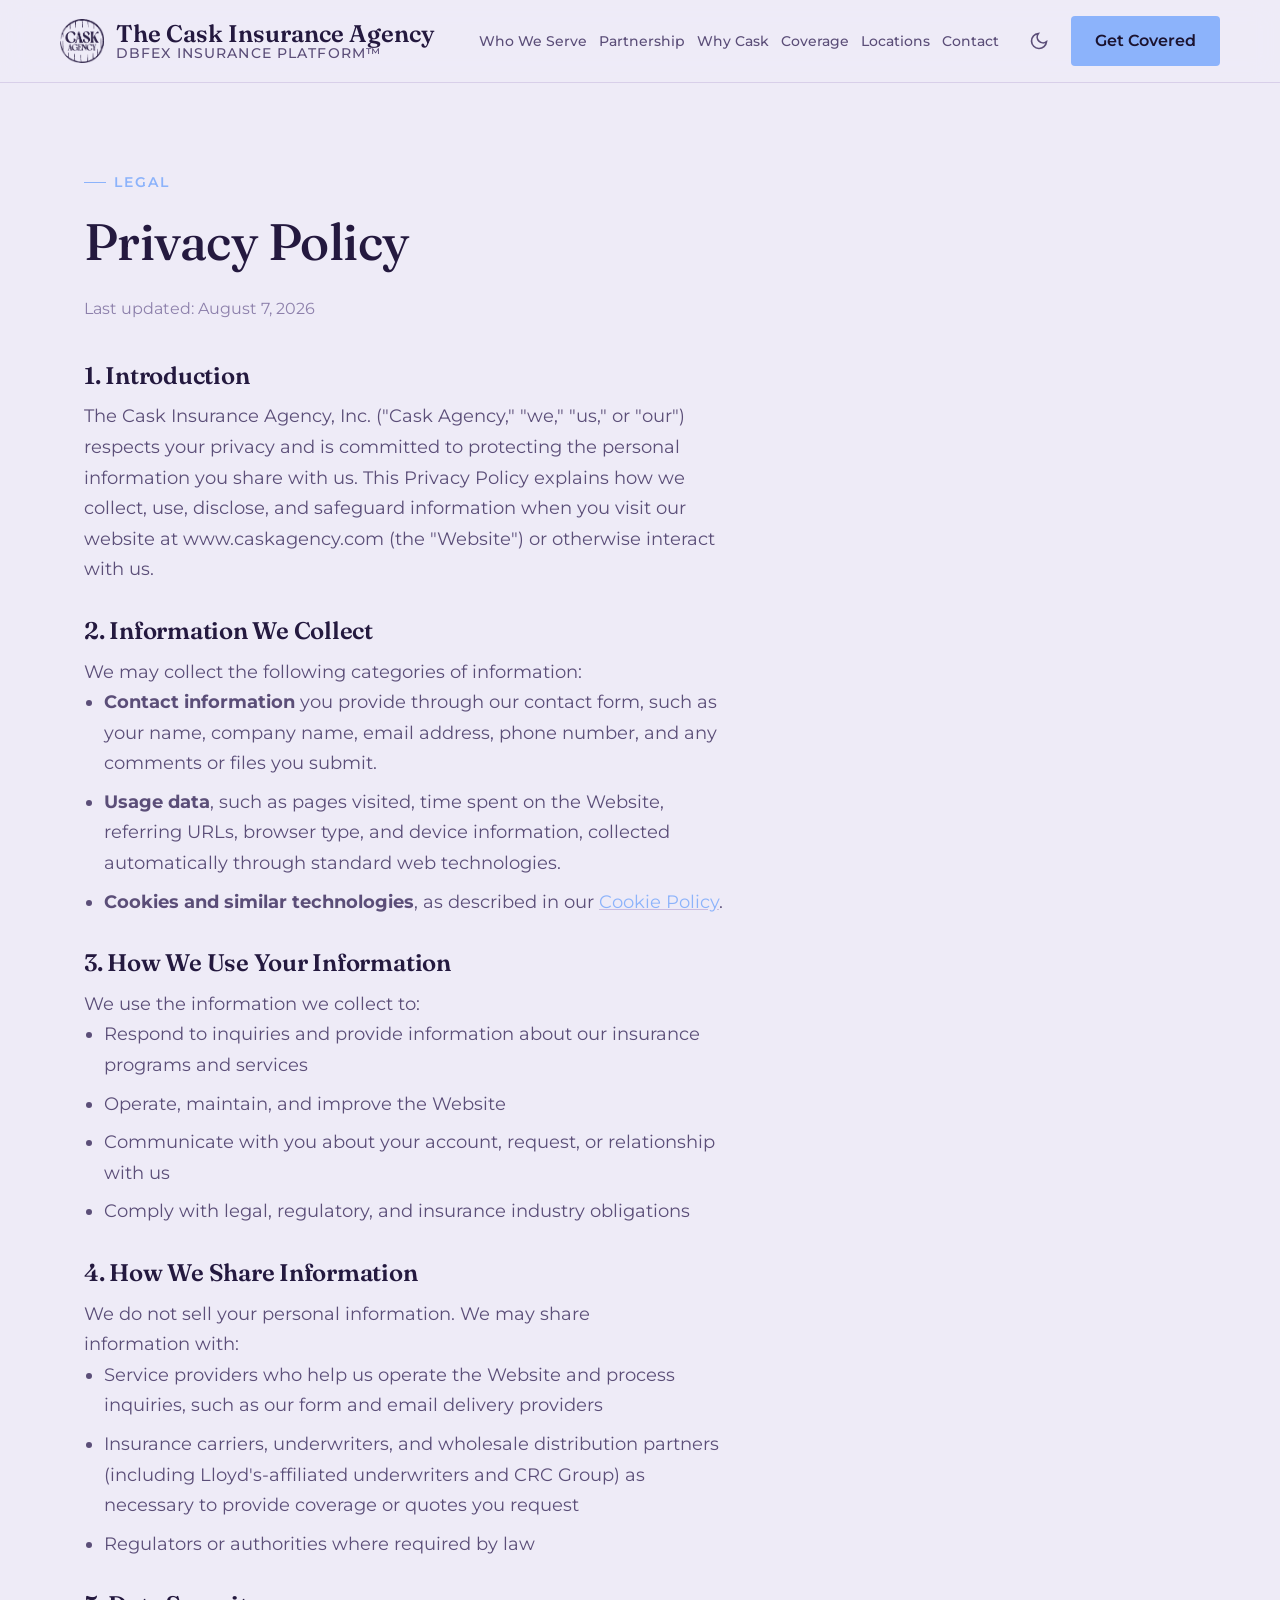
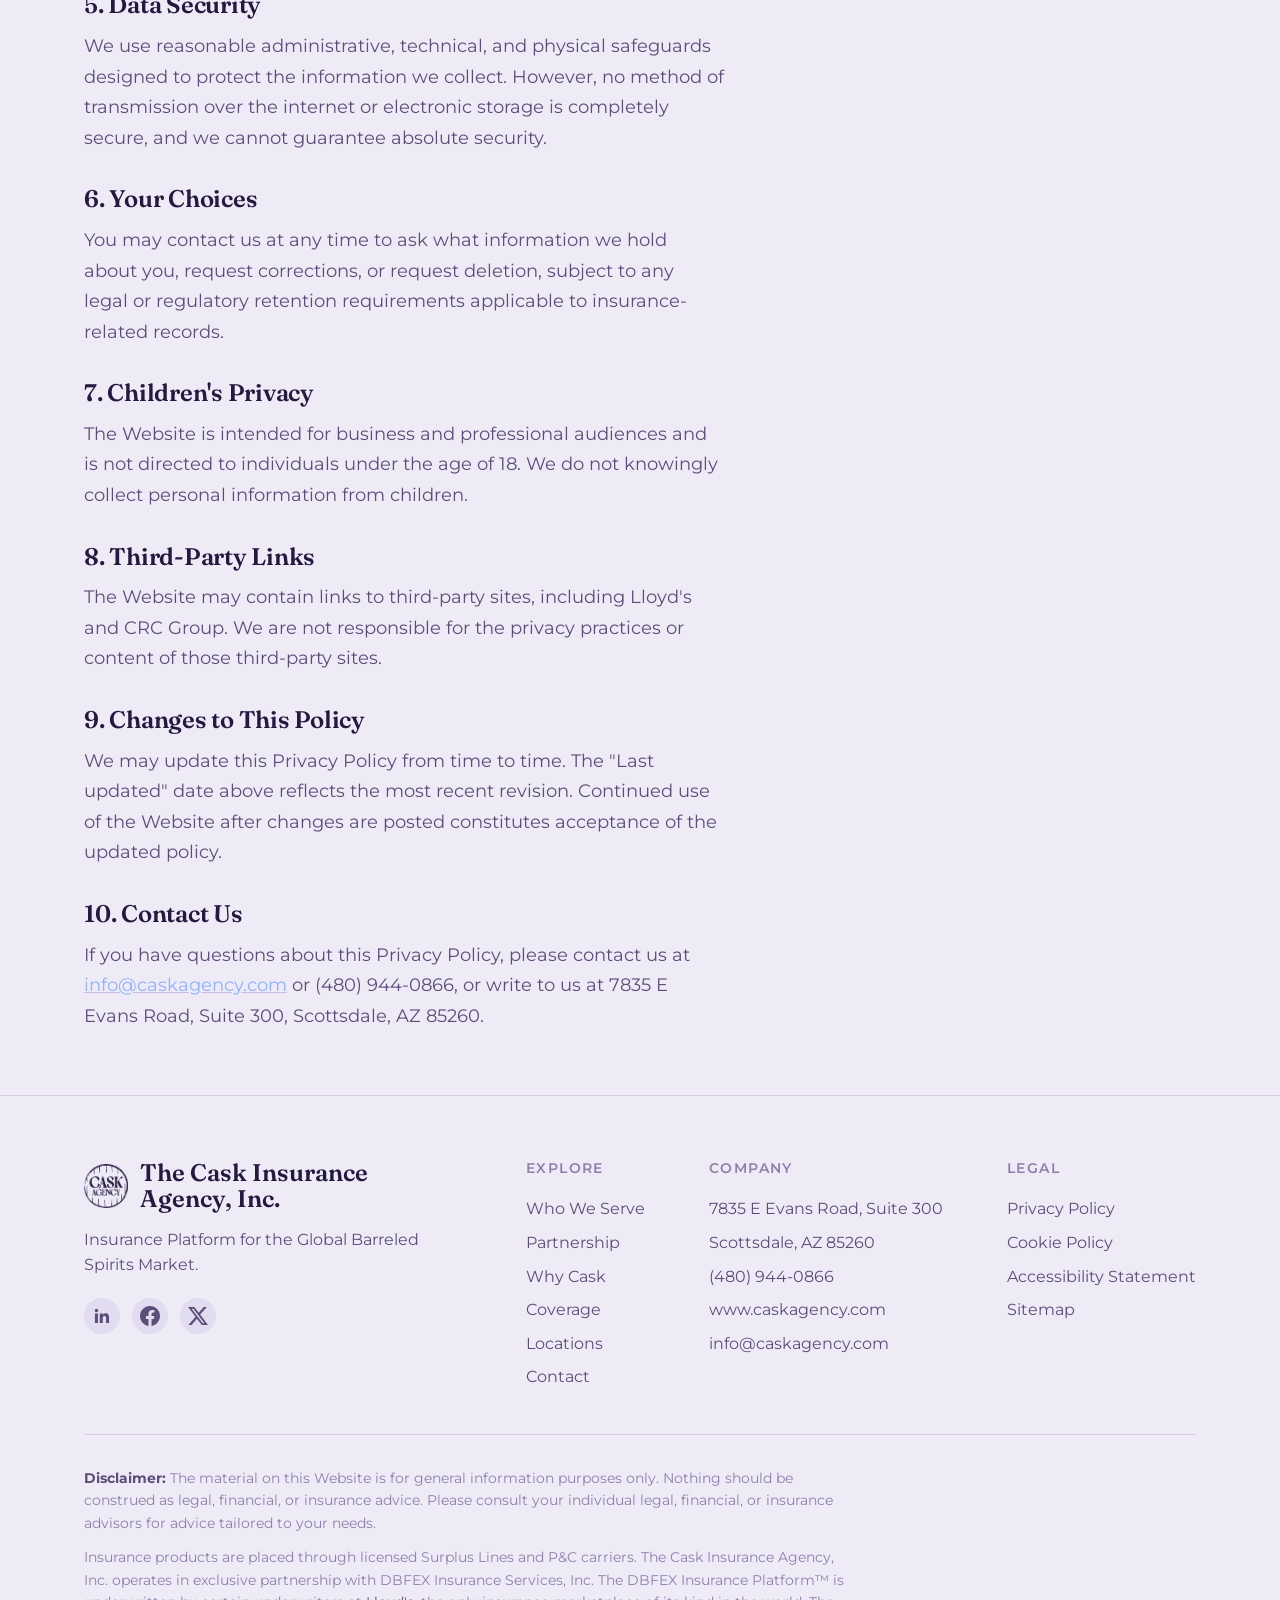
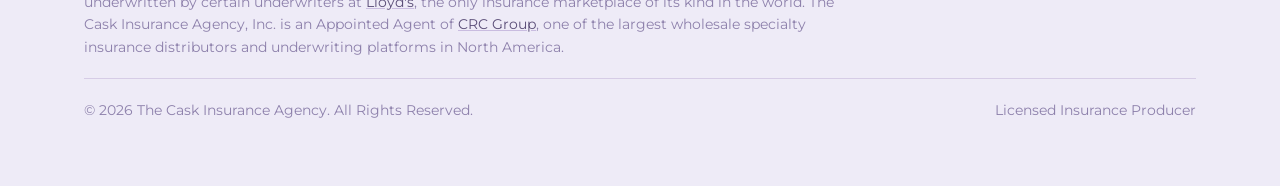
<file: privacy-policy.html>
<!doctype html>
<html lang="en">
<head>
  <meta charset="UTF-8" />
  <meta name="viewport" content="width=device-width, initial-scale=1.0" />
  <title>Privacy Policy — The Cask Insurance Agency</title>
  <meta name="description" content="Privacy Policy for The Cask Insurance Agency, Inc. — how we collect, use, and protect your information." />
  <meta name="robots" content="noindex, follow" />

  <link rel="preconnect" href="https://fonts.googleapis.com" />
  <link rel="preconnect" href="https://fonts.gstatic.com" crossorigin />
  <link href="https://fonts.googleapis.com/css2?family=Fraunces:ital,opsz,wght@0,9..144,300..700;1,9..144,400..600&family=Montserrat:wght@400;500;600;700&display=swap" rel="stylesheet" />

  <link rel="stylesheet" href="./base.css" />
  <link rel="stylesheet" href="./style.css" />

  <link rel="icon" type="image/png" sizes="64x64" href="./assets/favicon-64.png" />
  <link rel="icon" type="image/png" sizes="32x32" href="./assets/favicon-32.png" />
  <link rel="apple-touch-icon" href="./assets/favicon.png" />
  <!-- Google Analytics 4 -->
  <script async src="https://www.googletagmanager.com/gtag/js?id=G-D5Y85QD60T"></script>
  <script>
    window.dataLayer = window.dataLayer || [];
    function gtag(){dataLayer.push(arguments);}
    gtag('js', new Date());
    gtag('config', 'G-D5Y85QD60T');
  </script>
</head>
<body>
  <a href="#main" class="skip-link">Skip to content</a>

  <header class="header" data-header>
    <div class="container header__inner">
      <a href="./index.html#top" class="brand" aria-label="Cask Agency, home">
        <img src="./assets/logo-dark-purple.png" alt="Cask Agency" class="brand__mark brand__mark--light" width="44" height="44" />
        <img src="./assets/logo-cream.png" alt="Cask Agency" class="brand__mark brand__mark--dark" width="44" height="44" />
        <span class="brand__name">The Cask Insurance Agency<small>DBFEX Insurance Platform&trade;</small></span>
      </a>

      <nav class="nav" aria-label="Primary">
        <ul class="nav__links" role="list">
          <li><a href="./index.html#who-we-serve">Who We Serve</a></li>
          <li><a href="./index.html#partnership">Partnership</a></li>
          <li><a href="./index.html#why-cask">Why Cask</a></li>
          <li><a href="./index.html#other-coverage">Coverage</a></li>
          <li><a href="./index.html#locations">Locations</a></li>
          <li><a href="./index.html#contact">Contact</a></li>
        </ul>
        <div class="nav__actions">
          <button class="theme-toggle" data-theme-toggle aria-label="Switch to light mode">
            <svg width="20" height="20" viewBox="0 0 24 24" fill="none" stroke="currentColor" stroke-width="2"><path d="M21 12.79A9 9 0 1 1 11.21 3 7 7 0 0 0 21 12.79z"/></svg>
          </button>
          <a href="./index.html#contact" class="btn btn--primary">Get Covered</a>
          <button class="nav-toggle" data-nav-toggle aria-label="Open menu" aria-expanded="false">
            <svg width="22" height="22" viewBox="0 0 24 24" fill="none" stroke="currentColor" stroke-width="2"><path d="M3 6h18M3 12h18M3 18h18"/></svg>
          </button>
        </div>
      </nav>
    </div>
  </header>

  <main id="main">
    <section class="section legal" id="top">
      <div class="container">
        <div class="legal__header">
          <p class="eyebrow">Legal</p>
          <h1 class="section__title">Privacy Policy</h1>
          <p class="legal__updated">Last updated: August 7, 2026</p>
        </div>

        <div class="legal__body">
          <div>
            <h2>1. Introduction</h2>
            <p>The Cask Insurance Agency, Inc. ("Cask Agency," "we," "us," or "our") respects your privacy and is committed to protecting the personal information you share with us. This Privacy Policy explains how we collect, use, disclose, and safeguard information when you visit our website at www.caskagency.com (the "Website") or otherwise interact with us.</p>
          </div>

          <div>
            <h2>2. Information We Collect</h2>
            <p>We may collect the following categories of information:</p>
            <ul>
              <li><strong>Contact information</strong> you provide through our contact form, such as your name, company name, email address, phone number, and any comments or files you submit.</li>
              <li><strong>Usage data</strong>, such as pages visited, time spent on the Website, referring URLs, browser type, and device information, collected automatically through standard web technologies.</li>
              <li><strong>Cookies and similar technologies</strong>, as described in our <a href="./cookie-policy.html">Cookie Policy</a>.</li>
            </ul>
          </div>

          <div>
            <h2>3. How We Use Your Information</h2>
            <p>We use the information we collect to:</p>
            <ul>
              <li>Respond to inquiries and provide information about our insurance programs and services</li>
              <li>Operate, maintain, and improve the Website</li>
              <li>Communicate with you about your account, request, or relationship with us</li>
              <li>Comply with legal, regulatory, and insurance industry obligations</li>
            </ul>
          </div>

          <div>
            <h2>4. How We Share Information</h2>
            <p>We do not sell your personal information. We may share information with:</p>
            <ul>
              <li>Service providers who help us operate the Website and process inquiries, such as our form and email delivery providers</li>
              <li>Insurance carriers, underwriters, and wholesale distribution partners (including Lloyd's-affiliated underwriters and CRC Group) as necessary to provide coverage or quotes you request</li>
              <li>Regulators or authorities where required by law</li>
            </ul>
          </div>

          <div>
            <h2>5. Data Security</h2>
            <p>We use reasonable administrative, technical, and physical safeguards designed to protect the information we collect. However, no method of transmission over the internet or electronic storage is completely secure, and we cannot guarantee absolute security.</p>
          </div>

          <div>
            <h2>6. Your Choices</h2>
            <p>You may contact us at any time to ask what information we hold about you, request corrections, or request deletion, subject to any legal or regulatory retention requirements applicable to insurance-related records.</p>
          </div>

          <div>
            <h2>7. Children's Privacy</h2>
            <p>The Website is intended for business and professional audiences and is not directed to individuals under the age of 18. We do not knowingly collect personal information from children.</p>
          </div>

          <div>
            <h2>8. Third-Party Links</h2>
            <p>The Website may contain links to third-party sites, including Lloyd's and CRC Group. We are not responsible for the privacy practices or content of those third-party sites.</p>
          </div>

          <div>
            <h2>9. Changes to This Policy</h2>
            <p>We may update this Privacy Policy from time to time. The "Last updated" date above reflects the most recent revision. Continued use of the Website after changes are posted constitutes acceptance of the updated policy.</p>
          </div>

          <div>
            <h2>10. Contact Us</h2>
            <p>If you have questions about this Privacy Policy, please contact us at <a href="mailto:info@caskagency.com">info@caskagency.com</a> or (480) 944-0866, or write to us at 7835 E Evans Road, Suite 300, Scottsdale, AZ 85260.</p>
          </div>
        </div>
      </div>
    </section>
  </main>

  <footer class="footer">
    <div class="container">
      <div class="footer__top">
        <div class="footer__brand">
          <a href="./index.html#top" class="brand" aria-label="Cask Agency, home">
            <img src="./assets/logo-dark-purple.png" alt="Cask Agency" class="brand__mark brand__mark--light" width="44" height="44" />
            <img src="./assets/logo-cream.png" alt="Cask Agency" class="brand__mark brand__mark--dark" width="44" height="44" />
            <span class="brand__name">The Cask Insurance Agency, Inc.</span>
          </a>
          <p>Insurance Platform for the Global Barreled Spirits Market.</p>
          <div class="footer__social">
            <a href="https://www.linkedin.com/company/the-cask-insurance-agency/" target="_blank" rel="noopener" aria-label="The Cask Insurance Agency on LinkedIn" class="footer__social-link">
              <svg width="20" height="20" viewBox="0 0 24 24" fill="currentColor" aria-hidden="true"><path d="M20.45 20.45h-3.56v-5.57c0-1.33-.02-3.03-1.85-3.03-1.85 0-2.14 1.44-2.14 2.94v5.66H9.35V9h3.41v1.56h.05c.48-.9 1.64-1.85 3.37-1.85 3.6 0 4.27 2.37 4.27 5.45v6.29zM5.34 7.43a2.06 2.06 0 1 1 0-4.13 2.06 2.06 0 0 1 0 4.13zM7.12 20.45H3.56V9h3.56v11.45z"/></svg>
            </a>
            <a href="https://www.facebook.com/CaskAgency" target="_blank" rel="noopener" aria-label="The Cask Insurance Agency on Facebook" class="footer__social-link">
              <svg width="20" height="20" viewBox="0 0 24 24" fill="currentColor" aria-hidden="true"><path d="M24 12.073c0-6.627-5.373-12-12-12s-12 5.373-12 12c0 5.99 4.388 10.954 10.125 11.854v-8.385H7.078v-3.47h3.047V9.43c0-3.007 1.792-4.669 4.533-4.669 1.312 0 2.686.235 2.686.235v2.953H15.83c-1.491 0-1.956.925-1.956 1.874v2.25h3.328l-.532 3.47h-2.796v8.385C19.612 23.027 24 18.062 24 12.073z"/></svg>
            </a>
            <a href="https://x.com/CaskAgency" target="_blank" rel="noopener" aria-label="The Cask Insurance Agency on X" class="footer__social-link">
              <svg width="20" height="20" viewBox="0 0 24 24" fill="currentColor" aria-hidden="true"><path d="M18.901 1.153h3.68l-8.04 9.19L24 22.846h-7.406l-5.8-7.584-6.638 7.584H.474l8.6-9.83L0 1.154h7.594l5.243 6.932ZM17.61 20.644h2.039L6.486 3.24H4.298Z"/></svg>
            </a>
          </div>
        </div>
        <div class="footer__cols">
          <div class="footer__col">
            <h4>Explore</h4>
            <a href="./index.html#who-we-serve">Who We Serve</a>
            <a href="./index.html#partnership">Partnership</a>
            <a href="./index.html#why-cask">Why Cask</a>
            <a href="./index.html#other-coverage">Coverage</a>
            <a href="./index.html#locations">Locations</a>
            <a href="./index.html#contact">Contact</a>
          </div>
          <div class="footer__col">
            <h4>Company</h4>
            <span>7835 E Evans Road, Suite 300</span>
            <span>Scottsdale, AZ 85260</span>
            <a href="tel:+14809440866">(480) 944-0866</a>
            <a href="https://www.caskagency.com">www.caskagency.com</a>
            <a href="mailto:info@caskagency.com">info@caskagency.com</a>
          </div>
          <div class="footer__col">
            <h4>Legal</h4>
            <a href="./privacy-policy.html">Privacy Policy</a>
            <a href="./cookie-policy.html">Cookie Policy</a>
            <a href="./accessibility-statement.html">Accessibility Statement</a>
            <a href="./sitemap.html">Sitemap</a>
          </div>
        </div>
      </div>
      <div class="footer__bottom">
        <div class="footer__legal-block">
          <p class="footer__disclaimer"><strong>Disclaimer:</strong> The material on this Website is for general information purposes only. Nothing should be construed as legal, financial, or insurance advice. Please consult your individual legal, financial, or insurance advisors for advice tailored to your needs.</p>
          <p class="footer__legal">Insurance products are placed through licensed Surplus Lines and P&amp;C carriers. The Cask Insurance Agency, Inc. operates in exclusive partnership with DBFEX Insurance Services, Inc. The DBFEX Insurance Platform&trade; is underwritten by certain underwriters at <a href="https://www.lloyds.com" target="_blank" rel="noopener">Lloyd's</a>, the only insurance marketplace of its kind in the world. The Cask Insurance Agency, Inc. is an Appointed Agent of <a href="https://www.crcgroup.com" target="_blank" rel="noopener">CRC Group</a>, one of the largest wholesale specialty insurance distributors and underwriting platforms in North America.</p>
        </div>
        <div class="footer__copyright-row">
          <p>&copy; 2026 The Cask Insurance Agency. All Rights Reserved.</p>
          <p>Licensed Insurance Producer</p>
        </div>
      </div>
    </div>
  </footer>

  <script src="./app.js" defer></script>
</body>
</html>
</file>
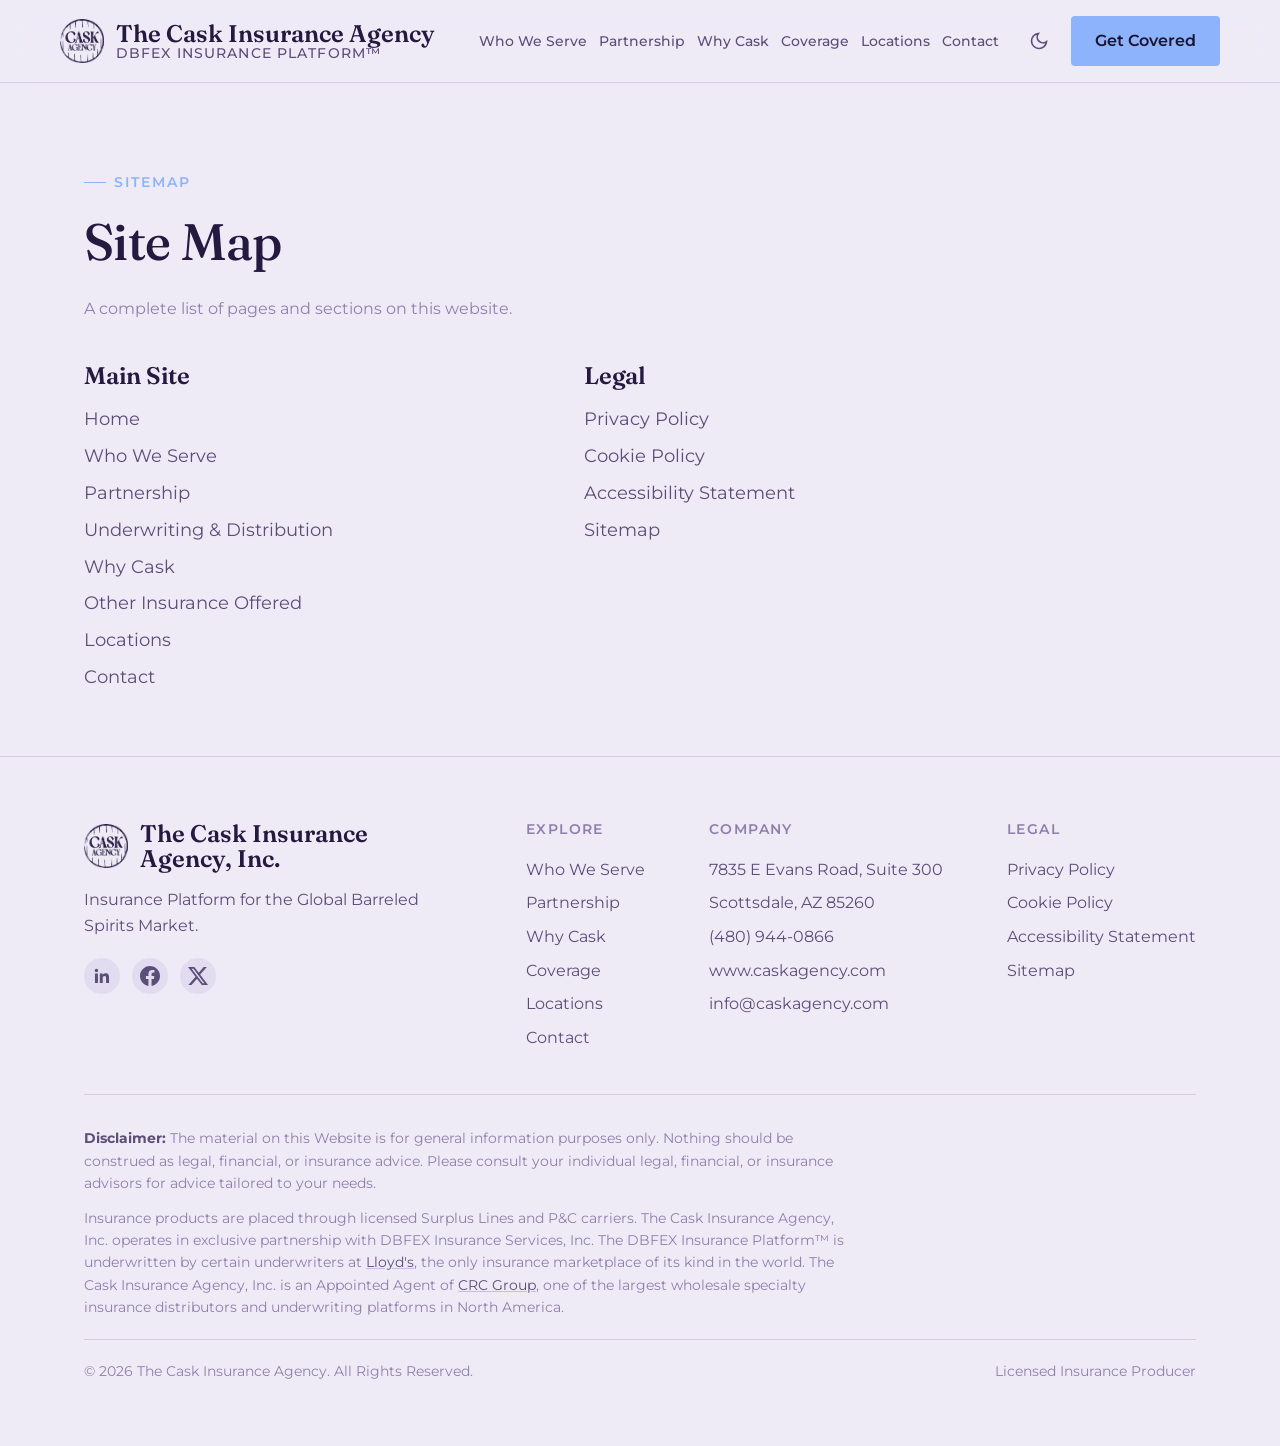
<file: sitemap.html>
<!doctype html>
<html lang="en">
<head>
  <meta charset="UTF-8" />
  <meta name="viewport" content="width=device-width, initial-scale=1.0" />
  <title>Sitemap — The Cask Insurance Agency</title>
  <meta name="description" content="Sitemap for The Cask Insurance Agency, Inc. website — find all pages and sections." />
  <meta name="robots" content="noindex, follow" />

  <link rel="preconnect" href="https://fonts.googleapis.com" />
  <link rel="preconnect" href="https://fonts.gstatic.com" crossorigin />
  <link href="https://fonts.googleapis.com/css2?family=Fraunces:ital,opsz,wght@0,9..144,300..700;1,9..144,400..600&family=Montserrat:wght@400;500;600;700&display=swap" rel="stylesheet" />

  <link rel="stylesheet" href="./base.css" />
  <link rel="stylesheet" href="./style.css" />

  <link rel="icon" type="image/png" sizes="64x64" href="./assets/favicon-64.png" />
  <link rel="icon" type="image/png" sizes="32x32" href="./assets/favicon-32.png" />
  <link rel="apple-touch-icon" href="./assets/favicon.png" />
  <!-- Google Analytics 4 -->
  <script async src="https://www.googletagmanager.com/gtag/js?id=G-D5Y85QD60T"></script>
  <script>
    window.dataLayer = window.dataLayer || [];
    function gtag(){dataLayer.push(arguments);}
    gtag('js', new Date());
    gtag('config', 'G-D5Y85QD60T');
  </script>
</head>
<body>
  <a href="#main" class="skip-link">Skip to content</a>

  <header class="header" data-header>
    <div class="container header__inner">
      <a href="./index.html#top" class="brand" aria-label="Cask Agency, home">
        <img src="./assets/logo-dark-purple.png" alt="Cask Agency" class="brand__mark brand__mark--light" width="44" height="44" />
        <img src="./assets/logo-cream.png" alt="Cask Agency" class="brand__mark brand__mark--dark" width="44" height="44" />
        <span class="brand__name">The Cask Insurance Agency<small>DBFEX Insurance Platform&trade;</small></span>
      </a>

      <nav class="nav" aria-label="Primary">
        <ul class="nav__links" role="list">
          <li><a href="./index.html#who-we-serve">Who We Serve</a></li>
          <li><a href="./index.html#partnership">Partnership</a></li>
          <li><a href="./index.html#why-cask">Why Cask</a></li>
          <li><a href="./index.html#other-coverage">Coverage</a></li>
          <li><a href="./index.html#locations">Locations</a></li>
          <li><a href="./index.html#contact">Contact</a></li>
        </ul>
        <div class="nav__actions">
          <button class="theme-toggle" data-theme-toggle aria-label="Switch to light mode">
            <svg width="20" height="20" viewBox="0 0 24 24" fill="none" stroke="currentColor" stroke-width="2"><path d="M21 12.79A9 9 0 1 1 11.21 3 7 7 0 0 0 21 12.79z"/></svg>
          </button>
          <a href="./index.html#contact" class="btn btn--primary">Get Covered</a>
          <button class="nav-toggle" data-nav-toggle aria-label="Open menu" aria-expanded="false">
            <svg width="22" height="22" viewBox="0 0 24 24" fill="none" stroke="currentColor" stroke-width="2"><path d="M3 6h18M3 12h18M3 18h18"/></svg>
          </button>
        </div>
      </nav>
    </div>
  </header>

  <main id="main">
    <section class="section legal" id="top">
      <div class="container">
        <div class="legal__header">
          <p class="eyebrow">Sitemap</p>
          <h1 class="section__title">Site Map</h1>
          <p class="legal__updated">A complete list of pages and sections on this website.</p>
        </div>

        <div class="sitemap__grid">
          <div class="sitemap__col">
            <h2>Main Site</h2>
            <ul>
              <li><a href="./index.html#top">Home</a></li>
              <li><a href="./index.html#who-we-serve">Who We Serve</a></li>
              <li><a href="./index.html#partnership">Partnership</a></li>
              <li><a href="./index.html#backing">Underwriting &amp; Distribution</a></li>
              <li><a href="./index.html#why-cask">Why Cask</a></li>
              <li><a href="./index.html#other-coverage">Other Insurance Offered</a></li>
              <li><a href="./index.html#locations">Locations</a></li>
              <li><a href="./index.html#contact">Contact</a></li>
            </ul>
          </div>
          <div class="sitemap__col">
            <h2>Legal</h2>
            <ul>
              <li><a href="./privacy-policy.html">Privacy Policy</a></li>
              <li><a href="./cookie-policy.html">Cookie Policy</a></li>
              <li><a href="./accessibility-statement.html">Accessibility Statement</a></li>
              <li><a href="./sitemap.html">Sitemap</a></li>
            </ul>
          </div>
        </div>
      </div>
    </section>
  </main>

  <footer class="footer">
    <div class="container">
      <div class="footer__top">
        <div class="footer__brand">
          <a href="./index.html#top" class="brand" aria-label="Cask Agency, home">
            <img src="./assets/logo-dark-purple.png" alt="Cask Agency" class="brand__mark brand__mark--light" width="44" height="44" />
            <img src="./assets/logo-cream.png" alt="Cask Agency" class="brand__mark brand__mark--dark" width="44" height="44" />
            <span class="brand__name">The Cask Insurance Agency, Inc.</span>
          </a>
          <p>Insurance Platform for the Global Barreled Spirits Market.</p>
          <div class="footer__social">
            <a href="https://www.linkedin.com/company/the-cask-insurance-agency/" target="_blank" rel="noopener" aria-label="The Cask Insurance Agency on LinkedIn" class="footer__social-link">
              <svg width="20" height="20" viewBox="0 0 24 24" fill="currentColor" aria-hidden="true"><path d="M20.45 20.45h-3.56v-5.57c0-1.33-.02-3.03-1.85-3.03-1.85 0-2.14 1.44-2.14 2.94v5.66H9.35V9h3.41v1.56h.05c.48-.9 1.64-1.85 3.37-1.85 3.6 0 4.27 2.37 4.27 5.45v6.29zM5.34 7.43a2.06 2.06 0 1 1 0-4.13 2.06 2.06 0 0 1 0 4.13zM7.12 20.45H3.56V9h3.56v11.45z"/></svg>
            </a>
            <a href="https://www.facebook.com/CaskAgency" target="_blank" rel="noopener" aria-label="The Cask Insurance Agency on Facebook" class="footer__social-link">
              <svg width="20" height="20" viewBox="0 0 24 24" fill="currentColor" aria-hidden="true"><path d="M24 12.073c0-6.627-5.373-12-12-12s-12 5.373-12 12c0 5.99 4.388 10.954 10.125 11.854v-8.385H7.078v-3.47h3.047V9.43c0-3.007 1.792-4.669 4.533-4.669 1.312 0 2.686.235 2.686.235v2.953H15.83c-1.491 0-1.956.925-1.956 1.874v2.25h3.328l-.532 3.47h-2.796v8.385C19.612 23.027 24 18.062 24 12.073z"/></svg>
            </a>
            <a href="https://x.com/CaskAgency" target="_blank" rel="noopener" aria-label="The Cask Insurance Agency on X" class="footer__social-link">
              <svg width="20" height="20" viewBox="0 0 24 24" fill="currentColor" aria-hidden="true"><path d="M18.901 1.153h3.68l-8.04 9.19L24 22.846h-7.406l-5.8-7.584-6.638 7.584H.474l8.6-9.83L0 1.154h7.594l5.243 6.932ZM17.61 20.644h2.039L6.486 3.24H4.298Z"/></svg>
            </a>
          </div>
        </div>
        <div class="footer__cols">
          <div class="footer__col">
            <h4>Explore</h4>
            <a href="./index.html#who-we-serve">Who We Serve</a>
            <a href="./index.html#partnership">Partnership</a>
            <a href="./index.html#why-cask">Why Cask</a>
            <a href="./index.html#other-coverage">Coverage</a>
            <a href="./index.html#locations">Locations</a>
            <a href="./index.html#contact">Contact</a>
          </div>
          <div class="footer__col">
            <h4>Company</h4>
            <span>7835 E Evans Road, Suite 300</span>
            <span>Scottsdale, AZ 85260</span>
            <a href="tel:+14809440866">(480) 944-0866</a>
            <a href="https://www.caskagency.com">www.caskagency.com</a>
            <a href="mailto:info@caskagency.com">info@caskagency.com</a>
          </div>
          <div class="footer__col">
            <h4>Legal</h4>
            <a href="./privacy-policy.html">Privacy Policy</a>
            <a href="./cookie-policy.html">Cookie Policy</a>
            <a href="./accessibility-statement.html">Accessibility Statement</a>
            <a href="./sitemap.html">Sitemap</a>
          </div>
        </div>
      </div>
      <div class="footer__bottom">
        <div class="footer__legal-block">
          <p class="footer__disclaimer"><strong>Disclaimer:</strong> The material on this Website is for general information purposes only. Nothing should be construed as legal, financial, or insurance advice. Please consult your individual legal, financial, or insurance advisors for advice tailored to your needs.</p>
          <p class="footer__legal">Insurance products are placed through licensed Surplus Lines and P&amp;C carriers. The Cask Insurance Agency, Inc. operates in exclusive partnership with DBFEX Insurance Services, Inc. The DBFEX Insurance Platform&trade; is underwritten by certain underwriters at <a href="https://www.lloyds.com" target="_blank" rel="noopener">Lloyd's</a>, the only insurance marketplace of its kind in the world. The Cask Insurance Agency, Inc. is an Appointed Agent of <a href="https://www.crcgroup.com" target="_blank" rel="noopener">CRC Group</a>, one of the largest wholesale specialty insurance distributors and underwriting platforms in North America.</p>
        </div>
        <div class="footer__copyright-row">
          <p>&copy; 2026 The Cask Insurance Agency. All Rights Reserved.</p>
          <p>Licensed Insurance Producer</p>
        </div>
      </div>
    </div>
  </footer>

  <script src="./app.js" defer></script>
</body>
</html>
</file>
<file: base.css>
/* base.css */
*,
*::before,
*::after {
  box-sizing: border-box;
  margin: 0;
  padding: 0;
}

html {
  -moz-text-size-adjust: none;
  -webkit-text-size-adjust: none;
  text-size-adjust: none;
  -webkit-font-smoothing: antialiased;
  -moz-osx-font-smoothing: grayscale;
  text-rendering: optimizeLegibility;
  scroll-behavior: smooth;
  hanging-punctuation: first last;
  scroll-padding-top: var(--space-16);
}

body {
  min-height: 100dvh;
  line-height: 1.6;
  font-family: var(--font-body, sans-serif);
  font-size: var(--text-base);
  color: var(--color-text);
  background-color: var(--color-bg);
}

img,
picture,
video,
canvas,
svg {
  display: block;
  max-width: 100%;
  height: auto;
}
ul[role='list'],
ol[role='list'] {
  list-style: none;
}
input,
button,
textarea,
select {
  font: inherit;
  color: inherit;
}

h1,
h2,
h3,
h4,
h5,
h6 {
  text-wrap: balance;
  line-height: 1.15;
}
p,
li,
figcaption {
  text-wrap: pretty;
  max-width: 72ch;
}

::selection {
  background: oklch(from var(--color-primary) l c h / 0.25);
  color: var(--color-text);
}

:focus-visible {
  outline: 2px solid var(--color-primary);
  outline-offset: 3px;
  border-radius: var(--radius-sm);
}

@media (prefers-reduced-motion: reduce) {
  *,
  *::before,
  *::after {
    animation-duration: 0.01ms !important;
    animation-iteration-count: 1 !important;
    transition-duration: 0.01ms !important;
    scroll-behavior: auto !important;
  }
}

button {
  cursor: pointer;
  background: none;
  border: none;
}
table {
  border-collapse: collapse;
  width: 100%;
}

a,
button,
[role='button'],
[role='link'],
input,
textarea,
select {
  transition:
    color var(--transition-interactive),
    background var(--transition-interactive),
    border-color var(--transition-interactive),
    box-shadow var(--transition-interactive);
}

.sr-only {
  position: absolute;
  width: 1px;
  height: 1px;
  padding: 0;
  margin: -1px;
  overflow: hidden;
  clip: rect(0, 0, 0, 0);
  white-space: nowrap;
  border-width: 0;
}
</file>
<file: style.css>
/* ==========================================================================
   The Cask Insurance Agency — Design Tokens & Styles
   ========================================================================== */

:root,
[data-theme='light'] {
  /* Surfaces — cream & lavender, per Cask Agency brand guide */
  --color-bg: #eeebf7;
  --color-surface: #e9e5f3;
  --color-surface-2: #ffffff;
  --color-surface-offset: #e2dcf0;
  --color-surface-offset-2: #d6cce6;
  --color-surface-dynamic: #c9bce0;
  --color-divider: #d6cce6;
  --color-border: #c9bce0;

  /* Text — dark purple */
  --color-text: #24193f;
  --color-text-muted: #5b4e78;
  --color-text-faint: #8d80ab;
  --color-text-inverse: #f4f1fa;

  /* Primary accent — sky blue (buttons pair with dark-purple text) */
  --color-primary: #8cb3fb;
  --color-primary-hover: #a6c5fc;
  --color-primary-active: #6f9ceb;
  --color-primary-highlight: #dce7fd;
  --color-on-primary: #1b1330;

  /* Secondary accent — light purple, for decorative use */
  --color-secondary: #bdb0de;

  /* Radius */
  --radius-sm: 0.25rem;
  --radius-md: 0.5rem;
  --radius-lg: 0.875rem;
  --radius-xl: 1.5rem;
  --radius-full: 9999px;

  /* Transitions */
  --transition-interactive: 180ms cubic-bezier(0.16, 1, 0.3, 1);

  /* Shadows — tone-matched to warm surfaces */
  --shadow-sm: 0 1px 2px oklch(0.2 0.03 50 / 0.08);
  --shadow-md: 0 6px 16px oklch(0.2 0.03 50 / 0.1);
  --shadow-lg: 0 20px 44px oklch(0.2 0.03 50 / 0.16);

  /* Content widths */
  --content-narrow: 640px;
  --content-default: 960px;
  --content-wide: 1240px;
  --content-full: 100%;

  /* Fisterra (headline) is a licensed display serif from TipoType — Fraunces
     is used here as a free stand-in with a similar informal, humanist serif
     character. Swap in @font-face rules for Fisterra if a license is available. */
  --font-display: 'Fraunces', 'Iowan Old Style', 'Georgia', serif;
  --font-body: 'Montserrat', 'Inter', 'Helvetica Neue', sans-serif;
}

[data-theme='dark'] {
  --color-bg: #1b1330;
  --color-surface: #24193f;
  --color-surface-2: #2c2049;
  --color-surface-offset: #2f2350;
  --color-surface-offset-2: #392c5c;
  --color-surface-dynamic: #443768;
  --color-divider: #392c5c;
  --color-border: #443768;

  --color-text: #e9e5f3;
  --color-text-muted: #bdb0de;
  --color-text-faint: #8a7dae;
  --color-text-inverse: #1b1330;

  --color-primary: #8cb3fb;
  --color-primary-hover: #a6c5fc;
  --color-primary-active: #6f9ceb;
  --color-primary-highlight: #33406b;
  --color-on-primary: #1b1330;

  --color-secondary: #bdb0de;

  --shadow-sm: 0 1px 2px oklch(0 0 0 / 0.35);
  --shadow-md: 0 6px 20px oklch(0 0 0 / 0.4);
  --shadow-lg: 0 24px 48px oklch(0 0 0 / 0.5);
}

/* ==========================================================================
   Type Scale
   ========================================================================== */
:root {
  --text-xs: clamp(0.75rem, 0.7rem + 0.25vw, 0.875rem);
  --text-sm: clamp(0.875rem, 0.8rem + 0.35vw, 1rem);
  --text-base: clamp(1rem, 0.95rem + 0.25vw, 1.125rem);
  --text-lg: clamp(1.125rem, 1rem + 0.75vw, 1.5rem);
  --text-xl: clamp(1.5rem, 1.2rem + 1.25vw, 2.25rem);
  --text-2xl: clamp(2rem, 1.2rem + 2.5vw, 3.25rem);
  --text-3xl: clamp(2.5rem, 1rem + 4vw, 4.75rem);
  --text-hero: clamp(2.5rem, 1rem + 4.5vw, 5rem);

  --space-1: 0.25rem;
  --space-2: 0.5rem;
  --space-3: 0.75rem;
  --space-4: 1rem;
  --space-5: 1.25rem;
  --space-6: 1.5rem;
  --space-8: 2rem;
  --space-10: 2.5rem;
  --space-12: 3rem;
  --space-16: 4rem;
  --space-20: 5rem;
  --space-24: 6rem;
  --space-32: 8rem;
}

/* ==========================================================================
   Base Layout
   ========================================================================== */
body {
  font-family: var(--font-body);
  overflow-x: hidden;
}

.container {
  width: 100%;
  max-width: var(--content-wide);
  margin-inline: auto;
  padding-inline: clamp(var(--space-5), 5vw, var(--space-16));
}

.container--narrow {
  max-width: var(--content-default);
}

section {
  position: relative;
}

h1,
h2,
h3 {
  font-family: var(--font-display);
  font-weight: 600;
  letter-spacing: -0.01em;
}

a {
  color: inherit;
  text-decoration: none;
}

/* ==========================================================================
   Skip Link
   ========================================================================== */
.skip-link {
  position: absolute;
  left: -9999px;
  top: 0;
  z-index: 100;
  background: var(--color-primary);
  color: var(--color-on-primary);
  padding: var(--space-3) var(--space-5);
  border-radius: var(--radius-sm);
}
.skip-link:focus {
  left: var(--space-4);
  top: var(--space-4);
}

/* ==========================================================================
   Header
   ========================================================================== */
.header {
  position: sticky;
  top: 0;
  z-index: 50;
  background: oklch(from var(--color-bg) l c h / 0.88);
  backdrop-filter: blur(14px);
  border-bottom: 1px solid oklch(from var(--color-border) l c h / 0.6);
  transition:
    transform 0.3s cubic-bezier(0.16, 1, 0.3, 1),
    box-shadow 0.3s cubic-bezier(0.16, 1, 0.3, 1);
}
.header--hidden {
  transform: translateY(-100%);
}
.header--scrolled {
  box-shadow: var(--shadow-sm);
}

.header .container {
  padding-inline: clamp(var(--space-5), 4vw, var(--space-10));
}

.header__inner {
  display: flex;
  align-items: center;
  justify-content: space-between;
  padding-block: var(--space-4);
  gap: var(--space-5);
}

.brand {
  display: flex;
  align-items: center;
  gap: var(--space-3);
  font-family: var(--font-display);
  font-size: var(--text-lg);
  font-weight: 600;
  color: var(--color-text);
  flex-shrink: 0;
}
.brand__mark {
  width: 44px;
  height: 44px;
  flex-shrink: 0;
  object-fit: contain;
}
.brand__mark--dark {
  display: none;
}
[data-theme='dark'] .brand__mark--light {
  display: none;
}
[data-theme='dark'] .brand__mark--dark {
  display: block;
}
.brand__name {
  line-height: 1.05;
}
.brand__name small {
  display: block;
  font-family: var(--font-body);
  font-size: var(--text-xs);
  font-weight: 500;
  letter-spacing: 0.08em;
  text-transform: uppercase;
  color: var(--color-text-muted);
}

.nav {
  display: flex;
  align-items: center;
  gap: var(--space-5);
  min-width: 0;
}
.nav__links {
  display: flex;
  gap: var(--space-3);
  min-width: 0;
}
.nav__links a {
  font-size: var(--text-xs);
  color: var(--color-text-muted);
  font-weight: 500;
  padding-block: var(--space-2);
  position: relative;
  white-space: nowrap;
}
.nav__links a:hover {
  color: var(--color-text);
}
.nav__links a::after {
  content: '';
  position: absolute;
  left: 0;
  bottom: -2px;
  width: 0;
  height: 1px;
  background: var(--color-primary);
  transition: width var(--transition-interactive);
}
.nav__links a:hover::after {
  width: 100%;
}

.nav__actions {
  display: flex;
  align-items: center;
  gap: var(--space-3);
}

.theme-toggle {
  display: flex;
  align-items: center;
  justify-content: center;
  width: 40px;
  height: 40px;
  border-radius: var(--radius-full);
  color: var(--color-text-muted);
}
.theme-toggle:hover {
  color: var(--color-text);
  background: var(--color-surface-offset);
}

.nav-toggle {
  display: none;
  width: 44px;
  height: 44px;
  align-items: center;
  justify-content: center;
  color: var(--color-text);
}

/* ==========================================================================
   Buttons
   ========================================================================== */
.btn {
  display: inline-flex;
  align-items: center;
  justify-content: center;
  gap: var(--space-2);
  font-size: var(--text-sm);
  font-weight: 600;
  padding: var(--space-3) var(--space-6);
  border-radius: var(--radius-sm);
  white-space: nowrap;
  min-height: 44px;
}
.btn--primary {
  background: var(--color-primary);
  color: var(--color-on-primary);
}
.btn--primary:hover {
  background: var(--color-primary-hover);
}
.btn--primary:active {
  background: var(--color-primary-active);
}
.btn--ghost {
  background: transparent;
  color: var(--color-text);
  border: 1px solid var(--color-border);
}
.btn--ghost:hover {
  border-color: var(--color-primary);
  color: var(--color-text);
  background: var(--color-primary-highlight);
}
.btn--lg {
  padding: var(--space-4) var(--space-8);
  font-size: var(--text-base);
}

/* ==========================================================================
   Hero
   ========================================================================== */
.hero {
  position: relative;
  min-height: 88vh;
  display: flex;
  align-items: center;
  overflow: hidden;
  color: var(--color-text-inverse);
}
.hero__bg {
  position: absolute;
  inset: 0;
  z-index: 0;
}
.hero__bg img {
  width: 100%;
  height: 100%;
  object-fit: cover;
  object-position: center 40%;
}
.hero__scrim {
  position: absolute;
  inset: 0;
  background: linear-gradient(
    180deg,
    oklch(0.14 0.06 305 / 0.6) 0%,
    oklch(0.11 0.06 305 / 0.76) 55%,
    oklch(0.08 0.05 305 / 0.9) 100%
  );
}
.hero__content {
  position: relative;
  z-index: 1;
  max-width: 780px;
  padding-block: clamp(var(--space-20), 12vw, var(--space-32));
}
.hero__eyebrow {
  display: inline-flex;
  align-items: center;
  gap: var(--space-2);
  font-size: var(--text-xs);
  font-weight: 600;
  letter-spacing: 0.14em;
  text-transform: uppercase;
  color: var(--color-secondary);
  margin-bottom: var(--space-6);
}
.hero__eyebrow::before {
  content: '';
  width: 28px;
  height: 1px;
  background: currentColor;
}
.hero h1 {
  font-size: var(--text-hero);
  font-weight: 500;
  line-height: 1.04;
  margin-bottom: var(--space-6);
  color: #f4f1fa;
}
.hero__mission {
  font-family: var(--font-display);
  font-style: italic;
  font-size: var(--text-lg);
  font-weight: 400;
  color: #dcd4ef;
  max-width: 620px;
  margin-bottom: var(--space-10);
  padding-left: var(--space-5);
  border-left: 2px solid var(--color-primary);
}
.hero__actions {
  display: flex;
  gap: var(--space-4);
  flex-wrap: wrap;
}
.hero .btn--ghost {
  border-color: oklch(1 0 0 / 0.35);
  color: #f4f1fa;
}
.hero .btn--ghost:hover {
  border-color: var(--color-primary);
  color: var(--color-primary);
  background: transparent;
}

/* ==========================================================================
   Section Scaffolding
   ========================================================================== */
.section {
  padding-block: clamp(var(--space-16), 9vw, var(--space-32));
}
.section--tight {
  padding-block: clamp(var(--space-12), 6vw, var(--space-20));
}
.section--offset {
  background: var(--color-surface-offset);
}

.eyebrow {
  display: inline-flex;
  align-items: center;
  gap: var(--space-2);
  font-size: var(--text-xs);
  font-weight: 600;
  letter-spacing: 0.14em;
  text-transform: uppercase;
  color: var(--color-primary);
  margin-bottom: var(--space-5);
}
.eyebrow::before {
  content: '';
  width: 22px;
  height: 1px;
  background: currentColor;
}

.section__title {
  font-size: var(--text-2xl);
  font-weight: 500;
  color: var(--color-text);
  margin-bottom: var(--space-6);
  max-width: 16ch;
}

.section__lede {
  font-size: var(--text-lg);
  color: var(--color-text-muted);
  max-width: 44ch;
  line-height: 1.55;
}

/* ==========================================================================
   Who We Serve — asymmetric two column
   ========================================================================== */
.serve {
  display: grid;
  grid-template-columns: 1.1fr 0.9fr;
  gap: clamp(var(--space-10), 6vw, var(--space-20));
  align-items: start;
}
.serve__copy p {
  font-size: var(--text-base);
  color: var(--color-text-muted);
  margin-top: var(--space-5);
  max-width: 52ch;
}
.serve__list {
  border-top: 1px solid var(--color-divider);
}
.serve__item {
  display: flex;
  align-items: baseline;
  gap: var(--space-5);
  padding-block: var(--space-5);
  border-bottom: 1px solid var(--color-divider);
}
.serve__index {
  font-family: var(--font-display);
  font-size: var(--text-sm);
  color: var(--color-text-faint);
  flex-shrink: 0;
  width: 2ch;
}
.serve__label {
  font-size: var(--text-base);
  font-weight: 500;
  color: var(--color-text);
}
.serve__label span {
  display: block;
  font-family: var(--font-body);
  font-weight: 400;
  font-size: var(--text-sm);
  color: var(--color-text-muted);
  margin-top: var(--space-1);
}

/* ==========================================================================
   Partnership — full-bleed image + inset text
   ========================================================================== */
.partnership {
  display: grid;
  grid-template-columns: 0.95fr 1.05fr;
  gap: 0;
  align-items: stretch;
}
.partnership__media {
  position: relative;
  min-height: 480px;
  overflow: hidden;
}
.partnership__media img {
  width: 100%;
  height: 100%;
  object-fit: cover;
  position: absolute;
  inset: 0;
}
.partnership__text {
  display: flex;
  flex-direction: column;
  justify-content: center;
  padding: clamp(var(--space-10), 6vw, var(--space-20));
}
.partnership__text p {
  color: var(--color-text-muted);
  margin-top: var(--space-5);
  max-width: 50ch;
}
.partnership__quote {
  margin-top: var(--space-8);
  padding-top: var(--space-6);
  border-top: 1px solid var(--color-divider);
  font-family: var(--font-display);
  font-style: italic;
  font-size: var(--text-lg);
  color: var(--color-text);
}
.partnership__quote cite {
  display: block;
  margin-top: var(--space-3);
  font-family: var(--font-body);
  font-style: normal;
  font-size: var(--text-xs);
  letter-spacing: 0.08em;
  text-transform: uppercase;
  color: var(--color-text-faint);
}

/* ==========================================================================
   Other Insurance Offered — two-column numbered grid
   ========================================================================== */
.coverage__grid {
  display: grid;
  grid-template-columns: 1fr 1fr;
  gap: 0 var(--space-12);
  margin-top: var(--space-10);
  border-top: 1px solid var(--color-divider);
}
.coverage__item {
  border-bottom: 1px solid var(--color-divider);
}
.coverage__item > summary.coverage__summary {
  list-style: none;
}
.coverage__item > summary.coverage__summary::-webkit-details-marker {
  display: none;
}
.coverage__summary {
  display: flex;
  align-items: baseline;
  gap: var(--space-5);
  padding-block: var(--space-5);
  font-size: var(--text-base);
  font-weight: 500;
  color: var(--color-text);
  cursor: pointer;
}
.coverage__summary:hover .coverage__label {
  color: var(--color-primary);
}
.coverage__summary:focus-visible {
  outline: 2px solid var(--color-primary);
  outline-offset: 2px;
}
.coverage__label {
  flex: 1;
  transition: color 0.15s ease;
}
.coverage__index {
  font-family: var(--font-display);
  font-size: var(--text-sm);
  color: var(--color-text-faint);
  flex-shrink: 0;
  width: 2ch;
}
.coverage__chevron {
  flex-shrink: 0;
  align-self: center;
  color: var(--color-text-faint);
  transition: transform 0.2s ease;
}
.coverage__item[open] .coverage__chevron {
  transform: rotate(180deg);
}
.coverage__description {
  margin: 0 0 var(--space-5);
  padding-left: calc(2ch + var(--space-5));
  font-size: var(--text-sm);
  color: var(--color-text-muted);
  line-height: 1.6;
  max-width: 60ch;
}

/* ==========================================================================
   Locations — address cards with phone header
   ========================================================================== */
.locations__grid {
  display: grid;
  grid-template-columns: repeat(3, 1fr);
  gap: var(--space-6);
  margin-top: var(--space-10);
}
.locations__card {
  padding: clamp(var(--space-6), 4vw, var(--space-8));
  border: 1px solid var(--color-border);
  border-radius: var(--radius-lg);
  background: var(--color-surface-2);
}
.locations__card h3 {
  font-size: var(--text-lg);
  font-weight: 600;
  color: var(--color-text);
  margin-bottom: var(--space-3);
}
.locations__card address {
  font-style: normal;
  color: var(--color-text-muted);
  line-height: 1.6;
  margin-bottom: var(--space-5);
}
.locations__phone {
  display: flex;
  align-items: baseline;
  gap: var(--space-2);
  padding-top: var(--space-4);
  border-top: 1px solid var(--color-divider);
}
.locations__phone-label {
  font-size: var(--text-xs);
  font-weight: 600;
  letter-spacing: 0.08em;
  text-transform: uppercase;
  color: var(--color-text-faint);
}
.locations__phone-value {
  font-size: var(--text-sm);
  color: var(--color-text-faint);
  font-style: italic;
}
.locations__phone-value a {
  font-style: normal;
  color: var(--color-primary-active);
  font-weight: 500;
}
[data-theme='dark'] .locations__phone-value a {
  color: var(--color-primary);
}

/* ==========================================================================
   Underwriting & Distribution — trust cards
   ========================================================================== */
.backing__grid {
  display: grid;
  grid-template-columns: 1fr 1fr;
  gap: var(--space-6);
}
.backing__card {
  padding: clamp(var(--space-6), 4vw, var(--space-8));
  border: 1px solid var(--color-border);
  border-radius: var(--radius-lg);
  background: var(--color-surface-2);
}
.backing__card h3 {
  font-size: var(--text-lg);
  font-weight: 600;
  color: var(--color-text);
  margin-bottom: var(--space-3);
}
.backing__card p {
  font-size: var(--text-base);
  color: var(--color-text-muted);
  margin-bottom: var(--space-5);
  max-width: 46ch;
}
.backing__link {
  display: inline-flex;
  align-items: center;
  gap: var(--space-2);
  font-size: var(--text-sm);
  font-weight: 600;
  color: var(--color-primary-active);
}
[data-theme='dark'] .backing__link {
  color: var(--color-primary);
}
.backing__link:hover {
  text-decoration: underline;
}
.backing__link svg {
  transition: transform var(--transition-interactive);
}
.backing__link:hover svg {
  transform: translate(2px, -2px);
}

/* ==========================================================================
   Why Cask — staggered feature list (no icon-circle grid)
   ========================================================================== */
.why {
  display: grid;
  grid-template-columns: 0.8fr 1.2fr;
  gap: clamp(var(--space-10), 6vw, var(--space-20));
}
.why__list {
  display: flex;
  flex-direction: column;
}
.why__item {
  padding-block: var(--space-8);
  border-bottom: 1px solid var(--color-divider);
  display: grid;
  grid-template-columns: 90px 1fr;
  gap: var(--space-6);
}
.why__item:first-child {
  border-top: 1px solid var(--color-divider);
}
.why__num {
  font-family: var(--font-display);
  font-size: var(--text-xl);
  font-weight: 400;
  color: var(--color-primary-highlight);
  -webkit-text-stroke: 1px var(--color-primary);
  color: transparent;
}
.why__item h3 {
  font-size: var(--text-lg);
  font-weight: 600;
  margin-bottom: var(--space-2);
  color: var(--color-text);
}
.why__item p {
  font-size: var(--text-base);
  color: var(--color-text-muted);
  max-width: 48ch;
}

/* ==========================================================================
   Contact — intro + "Send Us A Message" form
   ========================================================================== */
.contact {
  background: var(--color-text);
  color: var(--color-text-inverse);
  border-radius: var(--radius-xl);
  padding: clamp(var(--space-8), 6vw, var(--space-16));
  display: grid;
  grid-template-columns: 0.85fr 1.15fr;
  gap: clamp(var(--space-10), 5vw, var(--space-16));
  align-items: start;
}
[data-theme='dark'] .contact {
  background: var(--color-surface-offset-2);
}
.cta__title {
  font-size: var(--text-2xl);
  font-weight: 500;
  color: var(--color-text-inverse);
  margin-bottom: var(--space-4);
}
[data-theme='dark'] .cta__title,
[data-theme='dark'] .cta__lede {
  color: var(--color-text);
}
.cta__lede {
  font-size: var(--text-base);
  color: oklch(from var(--color-text-inverse) l c h / 0.7);
  max-width: 42ch;
}

.contact__details {
  list-style: none;
  margin-top: var(--space-8);
  padding: 0;
  display: flex;
  flex-direction: column;
  gap: var(--space-5);
}
.contact__details li {
  display: flex;
  flex-direction: column;
  gap: var(--space-1);
}
.contact__label {
  font-size: var(--text-xs);
  font-weight: 600;
  letter-spacing: 0.08em;
  text-transform: uppercase;
  color: oklch(from var(--color-text-inverse) l c h / 0.5);
}
[data-theme='dark'] .contact__label {
  color: var(--color-text-faint);
}
.contact__details a,
.contact__details span:not(.contact__label) {
  color: var(--color-text-inverse);
  font-size: var(--text-base);
}
[data-theme='dark'] .contact__details a,
[data-theme='dark'] .contact__details span:not(.contact__label) {
  color: var(--color-text);
}
.contact__details a:hover {
  color: var(--color-primary);
}

.contact__form {
  background: var(--color-bg);
  border-radius: var(--radius-lg);
  padding: clamp(var(--space-6), 4vw, var(--space-10));
  display: flex;
  flex-direction: column;
  gap: var(--space-4);
}
[data-theme='dark'] .contact__form {
  background: var(--color-surface);
}
.contact__form-title {
  font-family: var(--font-display);
  font-size: var(--text-xl);
  color: var(--color-text);
}
.contact__required-note {
  font-size: var(--text-xs);
  color: var(--color-text-faint);
  margin-top: calc(var(--space-2) * -1);
}
.contact__tally-wrap {
  background: var(--color-surface-2);
  border-radius: var(--radius-md);
  overflow: hidden;
  padding: var(--space-2);
}
.contact__tally-wrap iframe {
  display: block;
  width: 100%;
  border: none;
}

/* ==========================================================================
   Footer
   ========================================================================== */
.footer {
  border-top: 1px solid var(--color-divider);
  padding-block: var(--space-16);
}
.footer__top {
  display: flex;
  justify-content: space-between;
  gap: var(--space-10);
  flex-wrap: wrap;
  padding-bottom: var(--space-10);
  border-bottom: 1px solid var(--color-divider);
}
.footer__brand {
  max-width: 340px;
}
.footer__brand .brand {
  margin-bottom: var(--space-4);
}
.footer__brand p {
  color: var(--color-text-muted);
  font-size: var(--text-sm);
}
.footer__social {
  display: flex;
  gap: var(--space-3);
  margin-top: var(--space-5);
}
.footer__social-link {
  display: inline-flex;
  align-items: center;
  justify-content: center;
  width: 36px;
  height: 36px;
  border-radius: var(--radius-full);
  background: var(--color-surface-offset);
  color: var(--color-text-muted);
}
.footer__social-link:hover {
  background: var(--color-primary);
  color: var(--color-on-primary);
}
.footer__cols {
  display: flex;
  gap: var(--space-16);
}
.footer__col h4 {
  font-size: var(--text-xs);
  font-weight: 600;
  letter-spacing: 0.1em;
  text-transform: uppercase;
  color: var(--color-text-faint);
  margin-bottom: var(--space-4);
}
.footer__col a,
.footer__col span {
  display: block;
  font-size: var(--text-sm);
  color: var(--color-text-muted);
  padding-block: var(--space-1);
}
.footer__col a:hover {
  color: var(--color-primary);
}
.footer__bottom {
  display: flex;
  flex-direction: column;
  gap: var(--space-5);
  padding-top: var(--space-8);
  font-size: var(--text-xs);
  color: var(--color-text-faint);
}
.footer__legal-block {
  display: flex;
  flex-direction: column;
  gap: var(--space-3);
}
.footer__disclaimer {
  max-width: 760px;
  line-height: 1.6;
}
.footer__disclaimer strong {
  color: var(--color-text-muted);
}
.footer__legal {
  max-width: 760px;
  line-height: 1.6;
}
.footer__legal a {
  color: var(--color-text-muted);
  text-decoration: underline;
  text-decoration-color: var(--color-border);
}
.footer__legal a:hover {
  color: var(--color-primary);
  text-decoration-color: currentColor;
}
.footer__copyright-row {
  display: flex;
  justify-content: space-between;
  gap: var(--space-6);
  flex-wrap: wrap;
  padding-top: var(--space-5);
  border-top: 1px solid var(--color-divider);
}

/* ==========================================================================
   Responsive
   ========================================================================== */
@media (max-width: 1220px) {
  .nav__links {
    display: none;
  }
  .nav__links--open {
    display: flex !important;
    position: absolute;
    top: 100%;
    left: 0;
    right: 0;
    flex-direction: column;
    gap: var(--space-1);
    background: var(--color-surface);
    border-bottom: 1px solid var(--color-border);
    padding: var(--space-4) clamp(var(--space-5), 5vw, var(--space-16));
    box-shadow: var(--shadow-md);
  }
  .nav__links--open a {
    padding-block: var(--space-3);
  }
  .nav-toggle {
    display: flex;
  }
}

@media (max-width: 900px) {
  .serve,
  .partnership,
  .why {
    grid-template-columns: 1fr;
  }
  .partnership__media {
    min-height: 320px;
    order: -1;
  }
  .backing__grid {
    grid-template-columns: 1fr;
  }
  .coverage__grid {
    grid-template-columns: 1fr;
  }
  .locations__grid {
    grid-template-columns: 1fr 1fr;
  }
  .contact {
    grid-template-columns: 1fr;
    text-align: left;
  }
  .footer__top {
    flex-direction: column;
  }
  .footer__cols {
    gap: var(--space-10);
  }
}

@media (max-width: 560px) {
  .hero__mission {
    font-size: var(--text-base);
  }
  .hero__actions {
    flex-direction: column;
    align-items: stretch;
  }
  .footer__cols {
    flex-wrap: wrap;
    gap: var(--space-8);
  }
  .locations__grid {
    grid-template-columns: 1fr;
  }
}

/* ==========================================================================
   Legal Pages (Privacy Policy, Cookie Policy, Sitemap)
   ========================================================================== */
.legal {
  padding-block: var(--space-20) var(--space-16);
}
.legal__header {
  max-width: var(--content-narrow);
  margin-bottom: var(--space-10);
}
.legal__updated {
  color: var(--color-text-faint);
  font-size: var(--text-sm);
  margin-top: var(--space-2);
}
.legal__body {
  max-width: var(--content-narrow);
  display: flex;
  flex-direction: column;
  gap: var(--space-8);
}
.legal__body h2 {
  font-size: var(--text-lg);
  margin-bottom: var(--space-3);
}
.legal__body p,
.legal__body li {
  color: var(--color-text-muted);
  line-height: 1.7;
}
.legal__body ul {
  display: flex;
  flex-direction: column;
  gap: var(--space-2);
  padding-left: var(--space-5);
  list-style: disc;
}
.legal__body a {
  color: var(--color-primary);
  text-decoration: underline;
  text-decoration-color: var(--color-border);
}
.legal__body a:hover {
  text-decoration-color: currentColor;
}
.sitemap__grid {
  display: grid;
  grid-template-columns: repeat(2, 1fr);
  gap: var(--space-10);
  max-width: var(--content-default);
}
.sitemap__col h2 {
  font-size: var(--text-lg);
  margin-bottom: var(--space-4);
}
.sitemap__col ul {
  display: flex;
  flex-direction: column;
  gap: var(--space-2);
  list-style: none;
  padding-left: 0;
}
.sitemap__col a {
  color: var(--color-text-muted);
  font-size: var(--text-base);
}
.sitemap__col a:hover {
  color: var(--color-primary);
}
@media (max-width: 640px) {
  .sitemap__grid {
    grid-template-columns: 1fr;
  }
}
</file>
